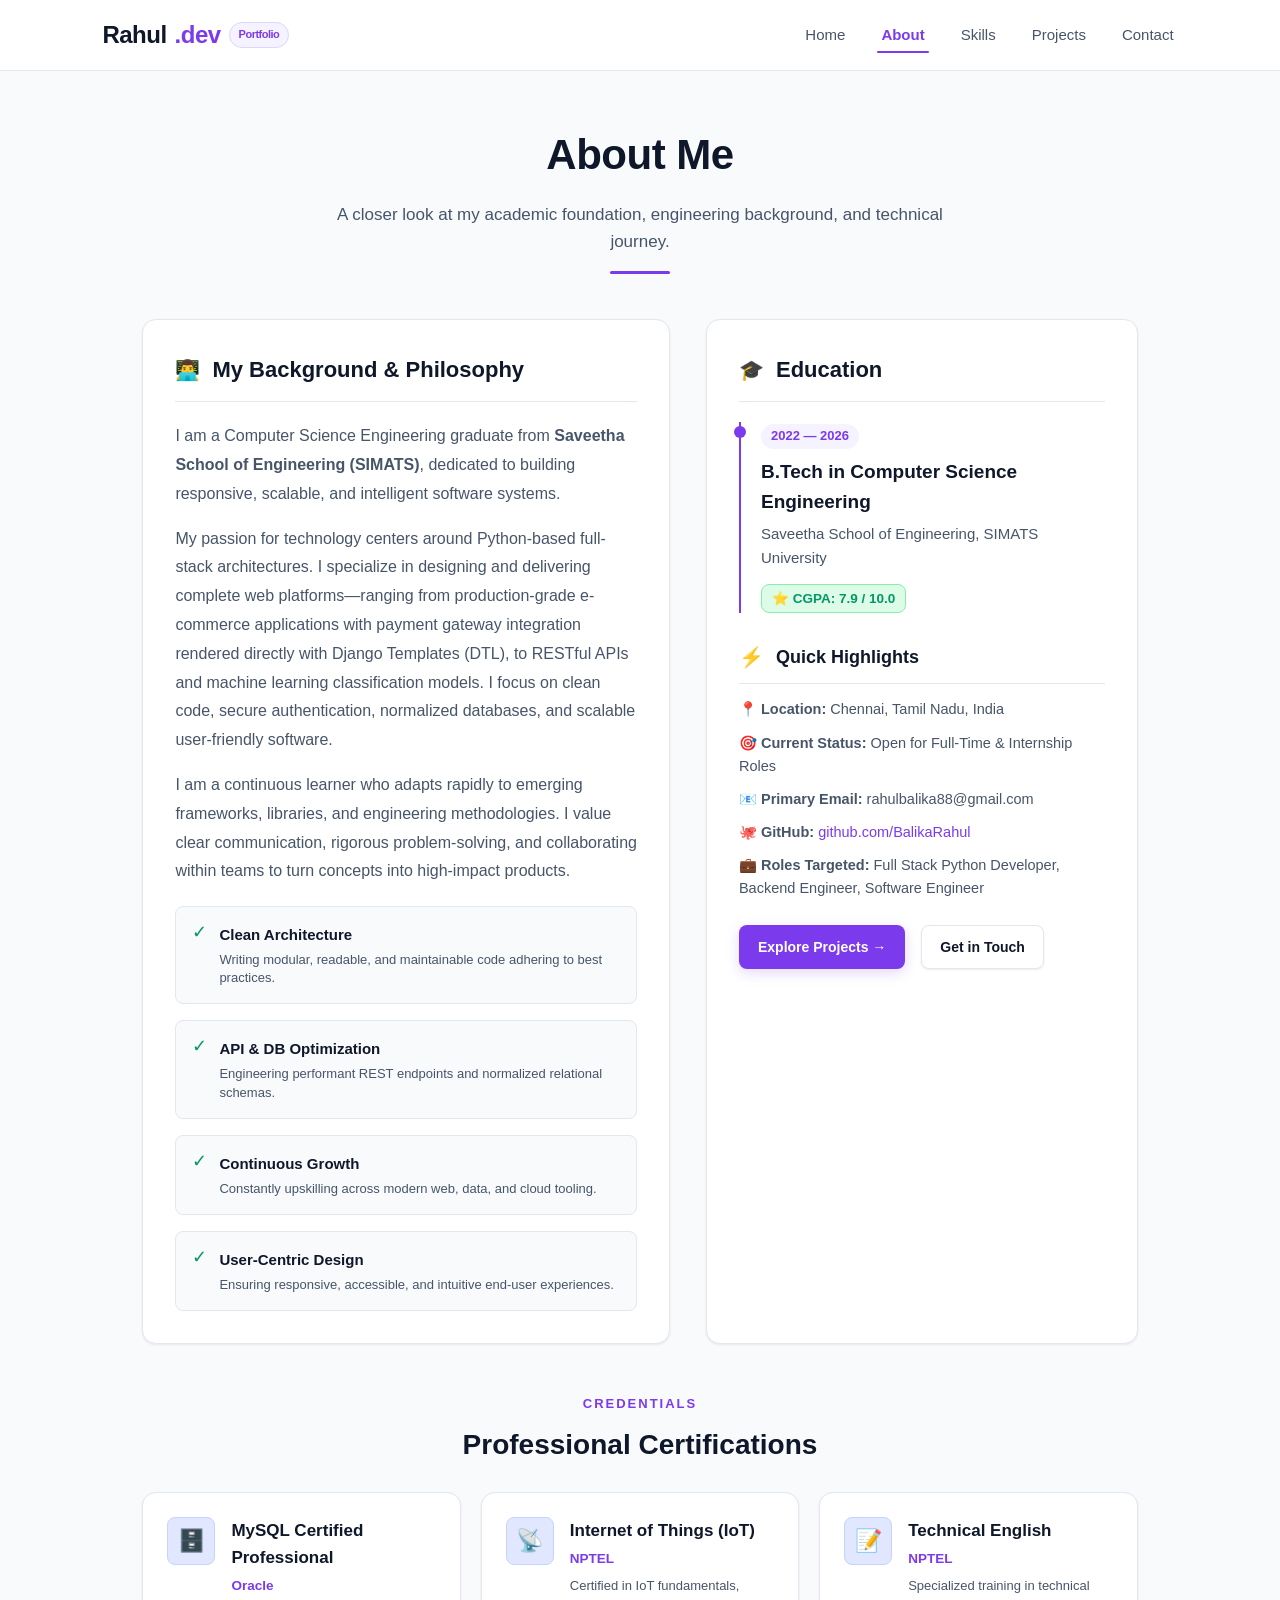
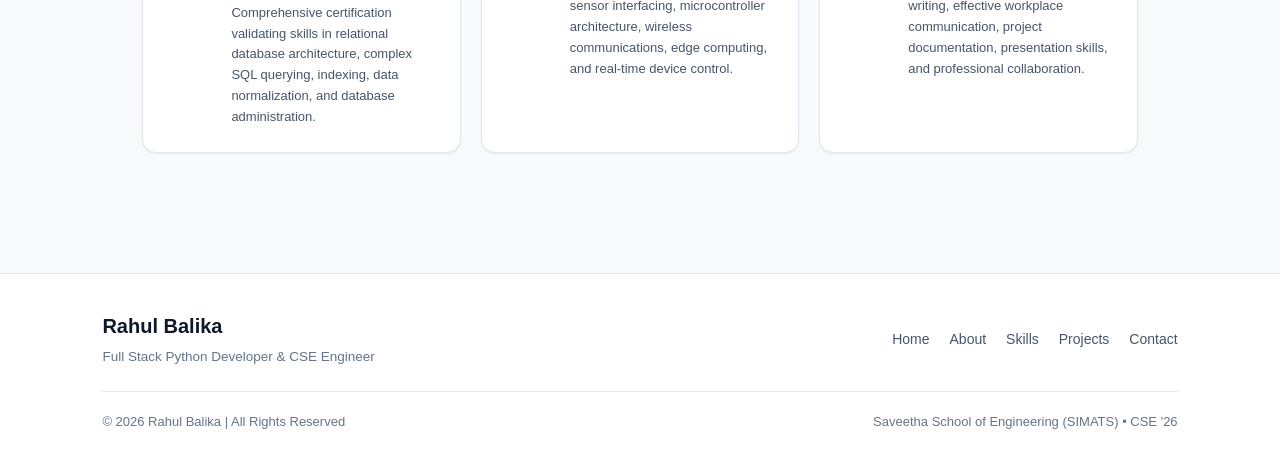
<file: templates/about.html>
<!doctype html>
<html lang="en">
  <head>
    <meta charset="UTF-8" />
    <meta name="viewport" content="width=device-width, initial-scale=1.0" />
    <title>About Me | Rahul Balika</title>
    <meta
      name="description"
      content="Learn more about Rahul Balika - education, background, certifications, and engineering philosophy."
    />
    <link rel="stylesheet" href="/static/style.css" />
  </head>
  <body>
    <!-- Header Navigation -->
    <header>
      <nav>
        <a href="home.html" class="logo">
          Rahul<span>.dev</span>
          <span class="logo-badge">Portfolio</span>
        </a>

        <ul>
          <li><a href="home.html">Home</a></li>
          <li><a href="about.html">About</a></li>
          <li><a href="skills.html" class="active">Skills</a></li>
          <li><a href="projects.html">Projects</a></li>
          <li><a href="contacts.html">Contact</a></li>
        </ul>
      </nav>
    </header>

    <!-- Main About Page -->
    <main class="inner-page">
      <div class="page-header">
        <h1>About Me</h1>
        <p>
          A closer look at my academic foundation, engineering background, and
          technical journey.
        </p>
        <div class="header-accent-line"></div>
      </div>

      <!-- About Main Grid -->
      <div class="about-grid">
        <!-- Left: Bio & Journey -->
        <div class="about-bio-card">
          <div class="card-title-wrap">
            <span class="card-icon">👨‍💻</span>
            <h2>My Background & Philosophy</h2>
          </div>

          <p>
            I am a Computer Science Engineering graduate from
            <strong>Saveetha School of Engineering (SIMATS)</strong>, dedicated
            to building responsive, scalable, and intelligent software systems.
          </p>

          <p>
            My passion for technology centers around Python-based full-stack
            architectures. I specialize in designing and delivering complete web
            platforms—ranging from production-grade e-commerce applications with
            payment gateway integration rendered directly with Django Templates
            (DTL), to RESTful APIs and machine learning classification models. I
            focus on clean code, secure authentication, normalized databases,
            and scalable user-friendly software.
          </p>

          <p>
            I am a continuous learner who adapts rapidly to emerging frameworks,
            libraries, and engineering methodologies. I value clear
            communication, rigorous problem-solving, and collaborating within
            teams to turn concepts into high-impact products.
          </p>

          <!-- Core Values -->
          <div class="values-grid">
            <div class="value-item">
              <span class="value-check">✓</span>
              <div>
                <h5>Clean Architecture</h5>
                <p>
                  Writing modular, readable, and maintainable code adhering to
                  best practices.
                </p>
              </div>
            </div>

            <div class="value-item">
              <span class="value-check">✓</span>
              <div>
                <h5>API & DB Optimization</h5>
                <p>
                  Engineering performant REST endpoints and normalized
                  relational schemas.
                </p>
              </div>
            </div>

            <div class="value-item">
              <span class="value-check">✓</span>
              <div>
                <h5>Continuous Growth</h5>
                <p>
                  Constantly upskilling across modern web, data, and cloud
                  tooling.
                </p>
              </div>
            </div>

            <div class="value-item">
              <span class="value-check">✓</span>
              <div>
                <h5>User-Centric Design</h5>
                <p>
                  Ensuring responsive, accessible, and intuitive end-user
                  experiences.
                </p>
              </div>
            </div>
          </div>
        </div>

        <!-- Right: Education & Quick Info -->
        <div class="about-education-card">
          <div class="card-title-wrap">
            <span class="card-icon">🎓</span>
            <h2>Education</h2>
          </div>

          <div class="education-item">
            <span class="edu-year">2022 — 2026</span>
            <h3>B.Tech in Computer Science Engineering</h3>
            <p class="institution">
              Saveetha School of Engineering, SIMATS University
            </p>
            <div class="cgpa-badge">⭐ CGPA: 7.9 / 10.0</div>
          </div>

          <div style="margin-top: 28px">
            <div
              class="card-title-wrap"
              style="padding-bottom: 10px; margin-bottom: 14px"
            >
              <span class="card-icon">⚡</span>
              <h2 style="font-size: 18px">Quick Highlights</h2>
            </div>

            <ul
              style="
                list-style: none;
                display: flex;
                flex-direction: column;
                gap: 10px;
                color: var(--text-muted);
                font-size: 14.5px;
              "
            >
              <li><strong>📍 Location:</strong> Chennai, Tamil Nadu, India</li>
              <li>
                <strong>🎯 Current Status:</strong> Open for Full-Time &
                Internship Roles
              </li>
              <li>
                <strong>📧 Primary Email:</strong> rahulbalika88@gmail.com
              </li>
              <li>
                <strong>🐙 GitHub:</strong>
                <a
                  href="https://github.com/BalikaRahul"
                  target="_blank"
                  rel="noopener noreferrer"
                  >github.com/BalikaRahul</a
                >
              </li>
              <li>
                <strong>💼 Roles Targeted:</strong> Full Stack Python Developer,
                Backend Engineer, Software Engineer
              </li>
            </ul>

            <div class="buttons" style="margin-top: 24px">
              <a
                href="Projects.html"
                class="btn btn-primary"
                style="padding: 10px 18px; font-size: 14px"
              >
                Explore Projects →
              </a>
              <a
                href="Contacts.html"
                class="btn btn-secondary"
                style="padding: 10px 18px; font-size: 14px"
              >
                Get in Touch
              </a>
            </div>
          </div>
        </div>
      </div>

      <!-- Professional Certifications Showcase -->
      <section class="certifications-section">
        <div class="section-header" style="margin-bottom: 24px">
          <div class="section-subtitle">Credentials</div>
          <h2 class="section-title" style="font-size: 28px">
            Professional Certifications
          </h2>
        </div>

        <div class="cert-grid">
          <!-- Cert 1 -->
          <div class="cert-card">
            <div class="cert-badge-icon">🗄️</div>
            <div class="cert-info">
              <h4>MySQL Certified Professional</h4>
              <div class="cert-issuer">Oracle</div>
              <p class="cert-desc">
                Comprehensive certification validating skills in relational
                database architecture, complex SQL querying, indexing, data
                normalization, and database administration.
              </p>
            </div>
          </div>

          <!-- Cert 2 -->
          <div class="cert-card">
            <div class="cert-badge-icon">📡</div>
            <div class="cert-info">
              <h4>Internet of Things (IoT)</h4>
              <div class="cert-issuer">NPTEL</div>
              <p class="cert-desc">
                Certified in IoT fundamentals, sensor interfacing,
                microcontroller architecture, wireless communications, edge
                computing, and real-time device control.
              </p>
            </div>
          </div>

          <!-- Cert 3 -->
          <div class="cert-card">
            <div class="cert-badge-icon">📝</div>
            <div class="cert-info">
              <h4>Technical English</h4>
              <div class="cert-issuer">NPTEL</div>
              <p class="cert-desc">
                Specialized training in technical writing, effective workplace
                communication, project documentation, presentation skills, and
                professional collaboration.
              </p>
            </div>
          </div>
        </div>
      </section>
    </main>

    <!-- Footer -->
    <footer>
      <div class="footer-content">
        <div class="footer-brand">
          <h3>Rahul Balika</h3>
          <p>Full Stack Python Developer & CSE Engineer</p>
        </div>

        <ul class="footer-nav">
          <li><a href="home.html">Home</a></li>
          <li><a href="about.html">About</a></li>
          <li><a href="skills.html">Skills</a></li>
          <li><a href="projects.html">Projects</a></li>
          <li><a href="contacts.html">Contact</a></li>
        </ul>
      </div>

      <div class="footer-bottom">
        <p>© 2026 Rahul Balika | All Rights Reserved</p>
        <p>Saveetha School of Engineering (SIMATS) • CSE '26</p>
      </div>
    </footer>

    <script src="/static/script.js"></script>
  </body>
</html>
</file>
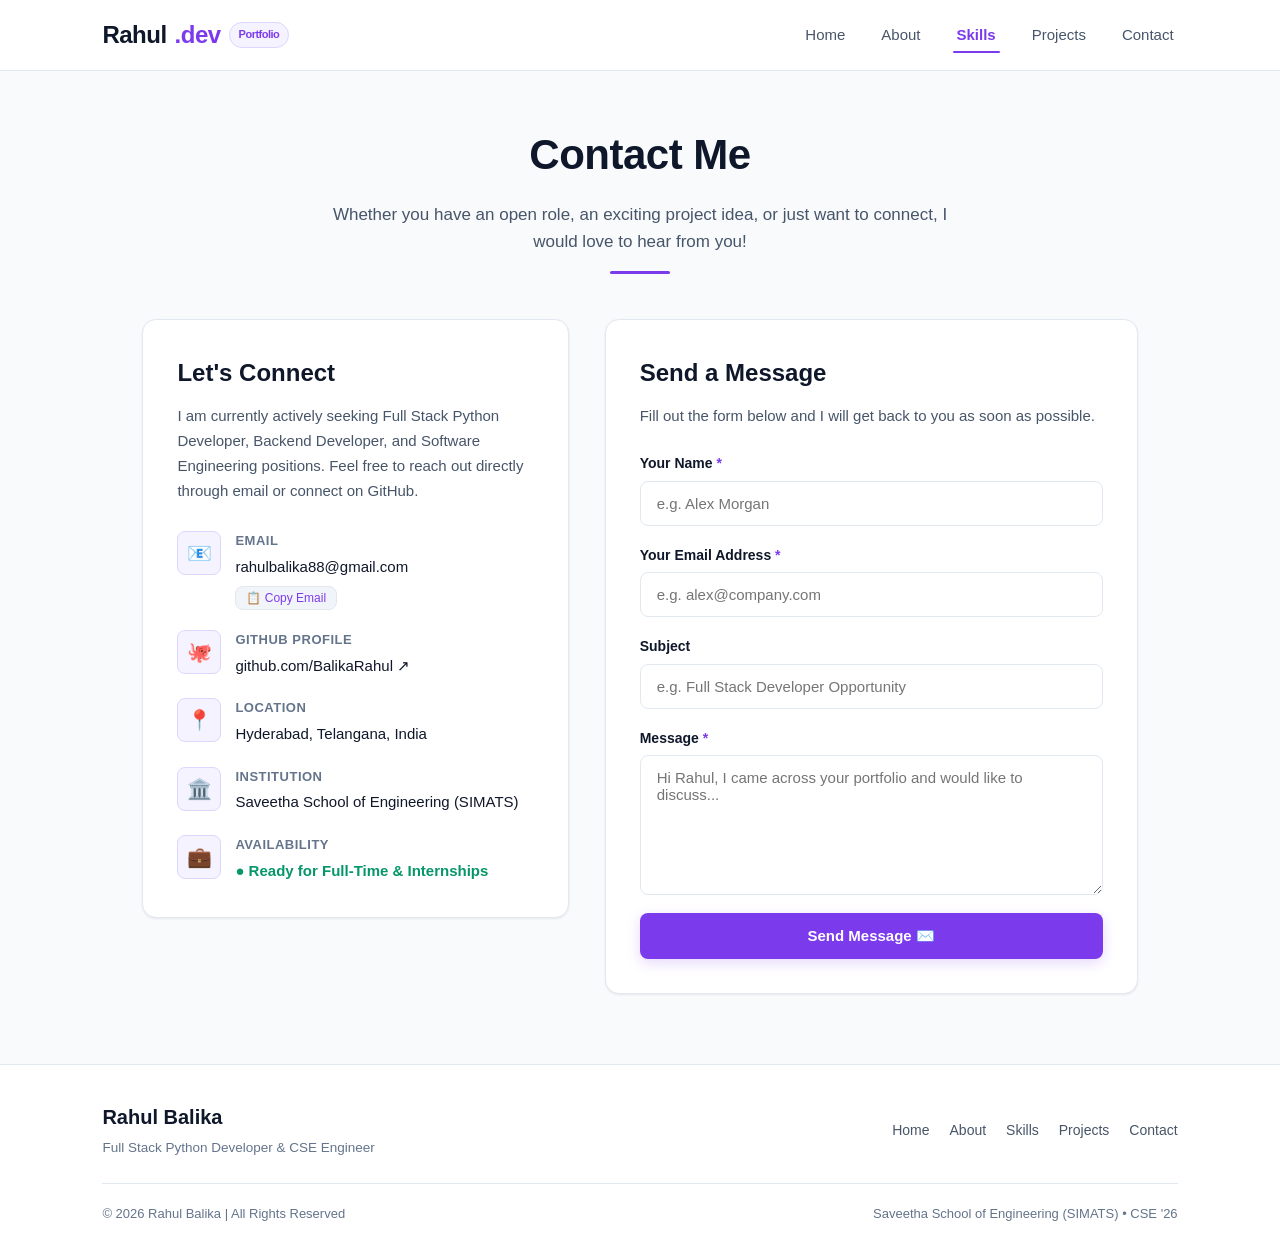
<file: templates/contacts.html>
<!doctype html>
<html lang="en">
  <head>
    <meta charset="UTF-8" />
    <meta name="viewport" content="width=device-width, initial-scale=1.0" />
    <title>Contact Me | Rahul Balika</title>
    <meta
      name="description"
      content="Get in touch with Rahul Balika for full-time opportunities, developer internships, or project collaborations."
    />
    <link rel="stylesheet" href="/static/style.css" />
  </head>

  <body>
    <!-- Header Navigation -->
    <header>
      <nav>
        <a href="home.html" class="logo">
          Rahul<span>.dev</span>
          <span class="logo-badge">Portfolio</span>
        </a>

        <ul>
          <li><a href="home.html">Home</a></li>
          <li><a href="about.html">About</a></li>
          <li><a href="skills.html" class="active">Skills</a></li>
          <li><a href="projects.html">Projects</a></li>
          <li><a href="contacts.html">Contact</a></li>
        </ul>
      </nav>
    </header>

    <!-- Main Contact Page -->
    <main class="inner-page">
      <div class="page-header">
        <h1>Contact Me</h1>
        <p>
          Whether you have an open role, an exciting project idea, or just want
          to connect, I would love to hear from you!
        </p>
        <div class="header-accent-line"></div>
      </div>

      <div class="contact-container">
        <!-- Left: Direct Contact Information -->
        <div class="contact-info-panel">
          <h2>Let's Connect</h2>
          <p>
            I am currently actively seeking Full Stack Python Developer, Backend
            Developer, and Software Engineering positions. Feel free to reach
            out directly through email or connect on GitHub.
          </p>

          <div class="contact-items">
            <!-- Email -->
            <div class="contact-item">
              <div class="contact-icon-box">📧</div>
              <div class="contact-details">
                <h4>Email</h4>
                <a href="mailto:rahulbalika88@gmail.com"
                  >rahulbalika88@gmail.com</a
                >
                <div>
                  <button
                    type="button"
                    class="copy-email-btn"
                    id="copyEmailBtn"
                    data-email="rahulbalika88@gmail.com"
                  >
                    📋 Copy Email
                  </button>
                </div>
              </div>
            </div>

            <!-- GitHub -->
            <div class="contact-item">
              <div class="contact-icon-box">🐙</div>
              <div class="contact-details">
                <h4>GitHub Profile</h4>
                <a
                  href="https://github.com/BalikaRahul"
                  target="_blank"
                  rel="noopener noreferrer"
                >
                  github.com/BalikaRahul ↗
                </a>
              </div>
            </div>

            <!-- Location -->
            <div class="contact-item">
              <div class="contact-icon-box">📍</div>
              <div class="contact-details">
                <h4>Location</h4>
                <span>Hyderabad, Telangana, India</span>
              </div>
            </div>

            <!-- Education Base -->
            <div class="contact-item">
              <div class="contact-icon-box">🏛️</div>
              <div class="contact-details">
                <h4>Institution</h4>
                <span>Saveetha School of Engineering (SIMATS)</span>
              </div>
            </div>

            <!-- Opportunity Status -->
            <div class="contact-item">
              <div class="contact-icon-box">💼</div>
              <div class="contact-details">
                <h4>Availability</h4>
                <span style="color: var(--accent-emerald); font-weight: 600">
                  ● Ready for Full-Time & Internships
                </span>
              </div>
            </div>
          </div>
        </div>

        <!-- Right: Interactive Contact Form -->
        <div class="contact-form-panel">
          <h2>Send a Message</h2>
          <p>
            Fill out the form below and I will get back to you as soon as
            possible.
          </p>

          <form
            action="/contacts.html"
            method="post"
            id="contactForm"
            novalidate
          >
            <div class="form-group">
              <label for="your_name">Your Name <span>*</span></label>
              <input
                type="text"
                id="your_name"
                name="your_name"
                placeholder="e.g. Alex Morgan"
                required
              />
            </div>

            <div class="form-group">
              <label for="email">Your Email Address <span>*</span></label>
              <input
                type="email"
                id="email"
                name="email"
                placeholder="e.g. alex@company.com"
                required
              />
            </div>

            <div class="form-group">
              <label for="subject">Subject</label>
              <input
                type="text"
                id="subject"
                name="subject"
                placeholder="e.g. Full Stack Developer Opportunity"
              />
            </div>

            <div class="form-group">
              <label for="message">Message <span>*</span></label>
              <textarea
                id="message"
                name="message"
                placeholder="Hi Rahul, I came across your portfolio and would like to discuss..."
                required
              ></textarea>
            </div>

            <button type="submit">Send Message ✉️</button>

            <!-- Dynamic Feedback Alert Container -->
            <div id="formStatus" class="form-status" role="alert"></div>
          </form>
        </div>
      </div>
    </main>

    <!-- Footer -->
    <footer>
      <div class="footer-content">
        <div class="footer-brand">
          <h3>Rahul Balika</h3>
          <p>Full Stack Python Developer & CSE Engineer</p>
        </div>

        <ul class="footer-nav">
          <li><a href="home.html">Home</a></li>
          <li><a href="about.html">About</a></li>
          <li><a href="skills.html">Skills</a></li>
          <li><a href="projects.html">Projects</a></li>
          <li><a href="contacts.html">Contact</a></li>
        </ul>
      </div>

      <div class="footer-bottom">
        <p>© 2026 Rahul Balika | All Rights Reserved</p>
        <p>Saveetha School of Engineering (SIMATS) • CSE '26</p>
      </div>
    </footer>

    <!-- <script src="/static/script.js"></script> -->
  </body>
</html>
</file>
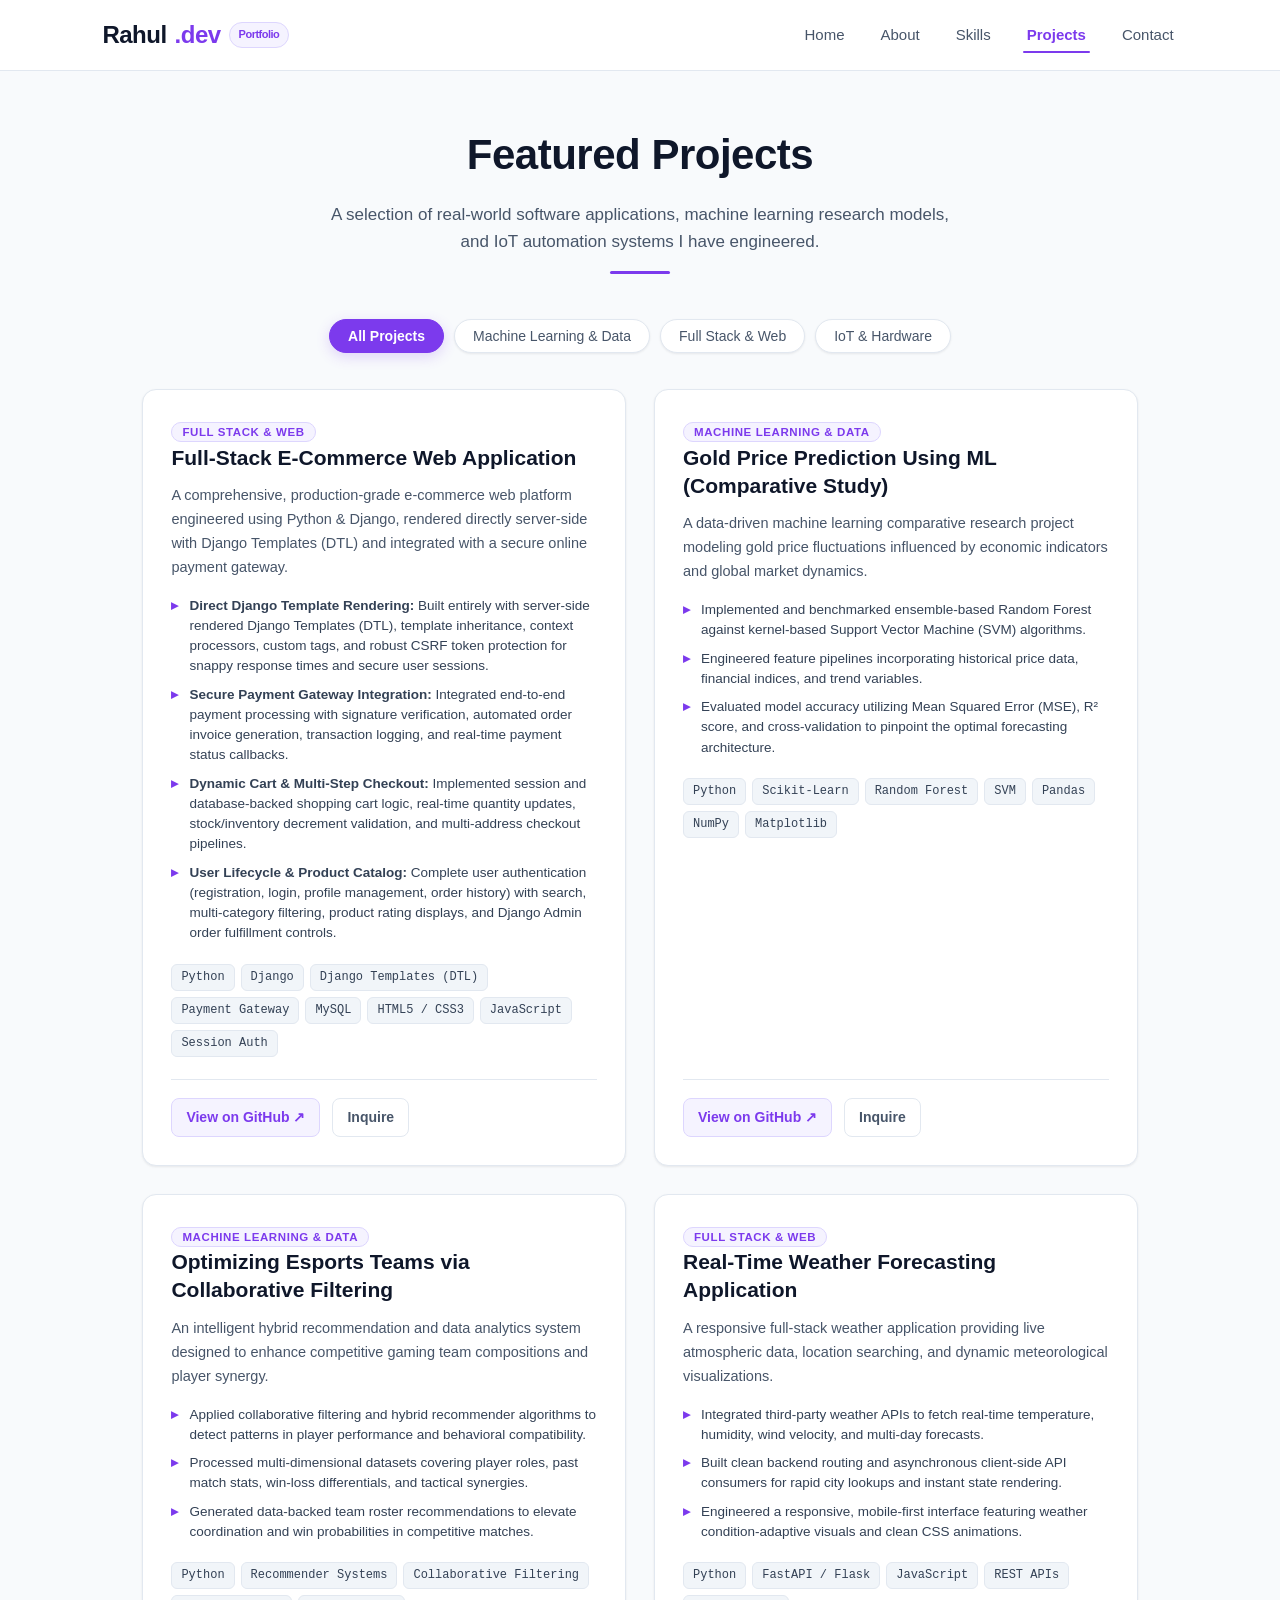
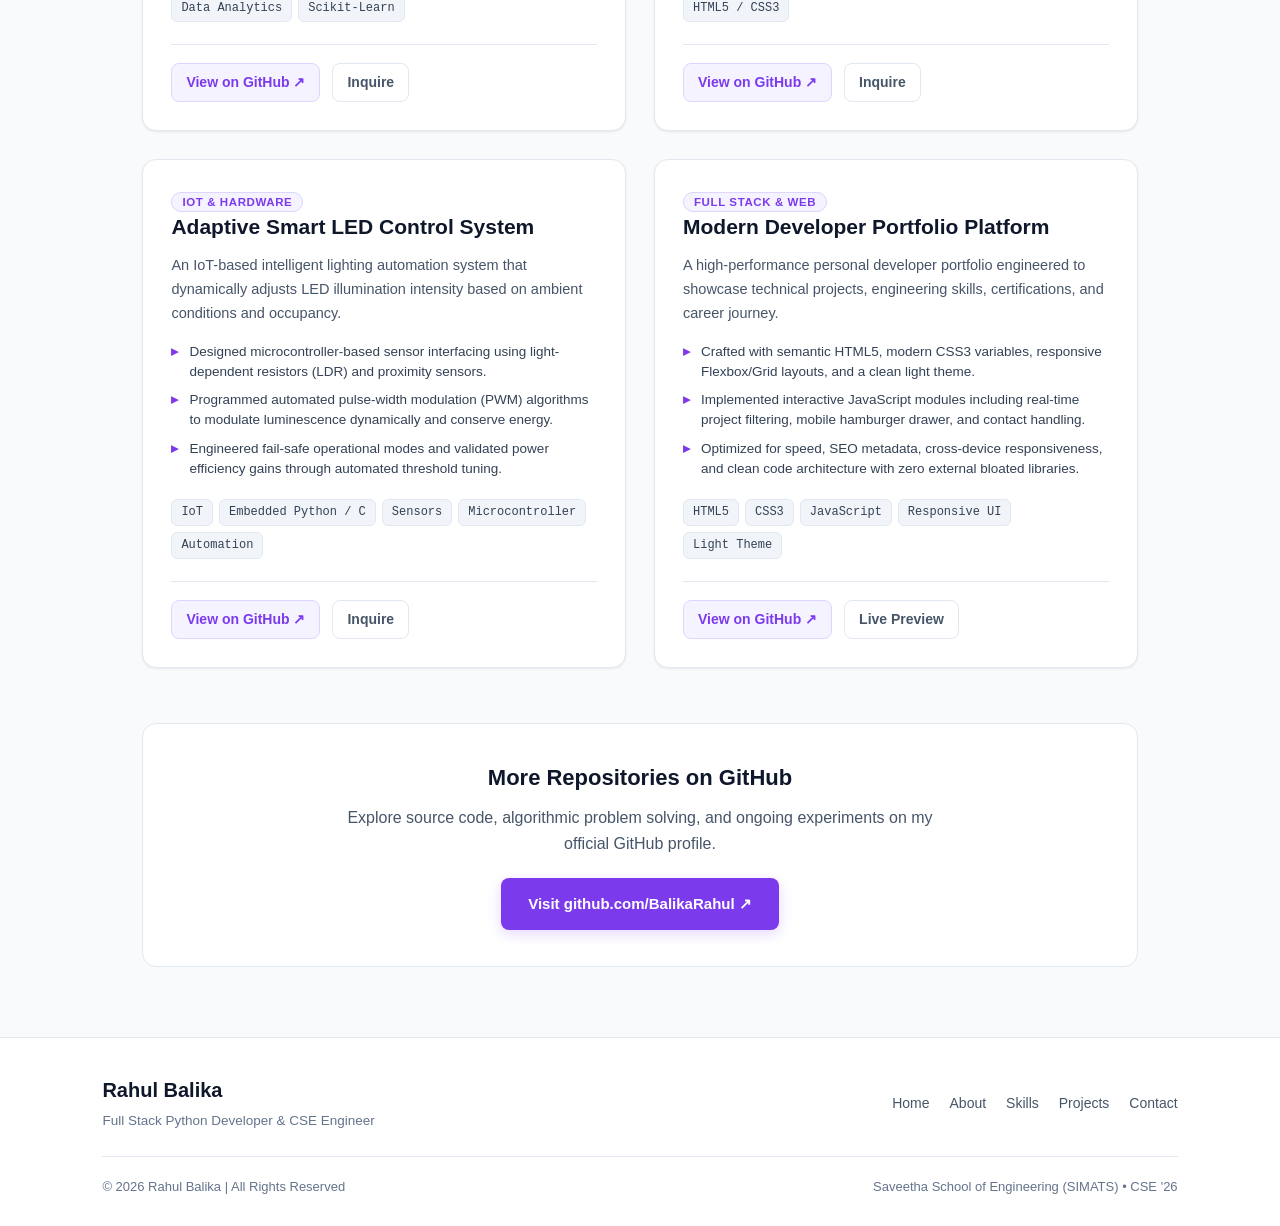
<file: templates/projects.html>
<!doctype html>
<html lang="en">
  <head>
    <meta charset="UTF-8" />
    <meta name="viewport" content="width=device-width, initial-scale=1.0" />
    <title>Projects Portfolio | Rahul Balika</title>
    <meta
      name="description"
      content="Explore software engineering, machine learning, IoT, and full-stack projects built by Rahul Balika."
    />
    <link rel="stylesheet" href="/static/style.css" />
  </head>
  <body>
    <!-- Header Navigation -->
    <header>
      <nav>
        <a href="home.html" class="logo">
          Rahul<span>.dev</span>
          <span class="logo-badge">Portfolio</span>
        </a>

        <ul>
          <li><a href="home.html">Home</a></li>
          <li><a href="about.html">About</a></li>
          <li><a href="skills.html" class="active">Skills</a></li>
          <li><a href="projects.html">Projects</a></li>
          <li><a href="contacts.html">Contact</a></li>
        </ul>
      </nav>
    </header>

    <!-- Main Projects Page -->
    <main class="inner-page">
      <div class="page-header">
        <h1>Featured Projects</h1>
        <p>
          A selection of real-world software applications, machine learning
          research models, and IoT automation systems I have engineered.
        </p>
        <div class="header-accent-line"></div>
      </div>

      <!-- Filter Tabs -->
      <div class="filter-tabs">
        <button class="filter-btn active" data-filter="all">
          All Projects
        </button>
        <button class="filter-btn" data-filter="ml">
          Machine Learning & Data
        </button>
        <button class="filter-btn" data-filter="web">Full Stack & Web</button>
        <button class="filter-btn" data-filter="iot">IoT & Hardware</button>
      </div>

      <!-- Projects Grid -->
      <div class="projects-grid">
        <!-- Project 1: Django Full-Stack E-Commerce Platform -->
        <article class="project-card" data-category="web">
          <div>
            <span class="project-category-tag">Full Stack & Web</span>
            <h3>Full-Stack E-Commerce Web Application</h3>
            <p class="project-summary">
              A comprehensive, production-grade e-commerce web platform
              engineered using Python & Django, rendered directly server-side
              with Django Templates (DTL) and integrated with a secure online
              payment gateway.
            </p>

            <ul class="project-bullets">
              <li>
                <strong>Direct Django Template Rendering:</strong> Built
                entirely with server-side rendered Django Templates (DTL),
                template inheritance, context processors, custom tags, and
                robust CSRF token protection for snappy response times and
                secure user sessions.
              </li>
              <li>
                <strong>Secure Payment Gateway Integration:</strong> Integrated
                end-to-end payment processing with signature verification,
                automated order invoice generation, transaction logging, and
                real-time payment status callbacks.
              </li>
              <li>
                <strong>Dynamic Cart & Multi-Step Checkout:</strong> Implemented
                session and database-backed shopping cart logic, real-time
                quantity updates, stock/inventory decrement validation, and
                multi-address checkout pipelines.
              </li>
              <li>
                <strong>User Lifecycle & Product Catalog:</strong> Complete user
                authentication (registration, login, profile management, order
                history) with search, multi-category filtering, product rating
                displays, and Django Admin order fulfillment controls.
              </li>
            </ul>

            <div class="project-tags">
              <span>Python</span>
              <span>Django</span>
              <span>Django Templates (DTL)</span>
              <span>Payment Gateway</span>
              <span>MySQL</span>
              <span>HTML5 / CSS3</span>
              <span>JavaScript</span>
              <span>Session Auth</span>
            </div>
          </div>

          <div class="project-links">
            <a
              href="https://github.com/BalikaRahul"
              target="_blank"
              rel="noopener noreferrer"
              class="link-primary"
            >
              View on GitHub ↗
            </a>
            <a href="Contacts.html" class="link-secondary"> Inquire </a>
          </div>
        </article>

        <!-- Project 2: Gold Price Prediction -->
        <article class="project-card" data-category="ml">
          <div>
            <span class="project-category-tag">Machine Learning & Data</span>
            <h3>Gold Price Prediction Using ML (Comparative Study)</h3>
            <p class="project-summary">
              A data-driven machine learning comparative research project
              modeling gold price fluctuations influenced by economic indicators
              and global market dynamics.
            </p>

            <ul class="project-bullets">
              <li>
                Implemented and benchmarked ensemble-based Random Forest against
                kernel-based Support Vector Machine (SVM) algorithms.
              </li>
              <li>
                Engineered feature pipelines incorporating historical price
                data, financial indices, and trend variables.
              </li>
              <li>
                Evaluated model accuracy utilizing Mean Squared Error (MSE), R²
                score, and cross-validation to pinpoint the optimal forecasting
                architecture.
              </li>
            </ul>

            <div class="project-tags">
              <span>Python</span>
              <span>Scikit-Learn</span>
              <span>Random Forest</span>
              <span>SVM</span>
              <span>Pandas</span>
              <span>NumPy</span>
              <span>Matplotlib</span>
            </div>
          </div>

          <div class="project-links">
            <a
              href="https://github.com/BalikaRahul"
              target="_blank"
              rel="noopener noreferrer"
              class="link-primary"
            >
              View on GitHub ↗
            </a>
            <a href="Contacts.html" class="link-secondary"> Inquire </a>
          </div>
        </article>

        <!-- Project 3: Esports Optimization -->
        <article class="project-card" data-category="ml">
          <div>
            <span class="project-category-tag">Machine Learning & Data</span>
            <h3>Optimizing Esports Teams via Collaborative Filtering</h3>
            <p class="project-summary">
              An intelligent hybrid recommendation and data analytics system
              designed to enhance competitive gaming team compositions and
              player synergy.
            </p>

            <ul class="project-bullets">
              <li>
                Applied collaborative filtering and hybrid recommender
                algorithms to detect patterns in player performance and
                behavioral compatibility.
              </li>
              <li>
                Processed multi-dimensional datasets covering player roles, past
                match stats, win-loss differentials, and tactical synergies.
              </li>
              <li>
                Generated data-backed team roster recommendations to elevate
                coordination and win probabilities in competitive matches.
              </li>
            </ul>

            <div class="project-tags">
              <span>Python</span>
              <span>Recommender Systems</span>
              <span>Collaborative Filtering</span>
              <span>Data Analytics</span>
              <span>Scikit-Learn</span>
            </div>
          </div>

          <div class="project-links">
            <a
              href="https://github.com/BalikaRahul"
              target="_blank"
              rel="noopener noreferrer"
              class="link-primary"
            >
              View on GitHub ↗
            </a>
            <a href="Contacts.html" class="link-secondary"> Inquire </a>
          </div>
        </article>

        <!-- Project 4: Weather Application -->
        <article class="project-card" data-category="web">
          <div>
            <span class="project-category-tag">Full Stack & Web</span>
            <h3>Real-Time Weather Forecasting Application</h3>
            <p class="project-summary">
              A responsive full-stack weather application providing live
              atmospheric data, location searching, and dynamic meteorological
              visualizations.
            </p>

            <ul class="project-bullets">
              <li>
                Integrated third-party weather APIs to fetch real-time
                temperature, humidity, wind velocity, and multi-day forecasts.
              </li>
              <li>
                Built clean backend routing and asynchronous client-side API
                consumers for rapid city lookups and instant state rendering.
              </li>
              <li>
                Engineered a responsive, mobile-first interface featuring
                weather condition-adaptive visuals and clean CSS animations.
              </li>
            </ul>

            <div class="project-tags">
              <span>Python</span>
              <span>FastAPI / Flask</span>
              <span>JavaScript</span>
              <span>REST APIs</span>
              <span>HTML5 / CSS3</span>
            </div>
          </div>

          <div class="project-links">
            <a
              href="https://github.com/BalikaRahul"
              target="_blank"
              rel="noopener noreferrer"
              class="link-primary"
            >
              View on GitHub ↗
            </a>
            <a href="Contacts.html" class="link-secondary"> Inquire </a>
          </div>
        </article>

        <!-- Project 5: Adaptive LED Control System -->
        <article class="project-card" data-category="iot">
          <div>
            <span class="project-category-tag">IoT & Hardware</span>
            <h3>Adaptive Smart LED Control System</h3>
            <p class="project-summary">
              An IoT-based intelligent lighting automation system that
              dynamically adjusts LED illumination intensity based on ambient
              conditions and occupancy.
            </p>

            <ul class="project-bullets">
              <li>
                Designed microcontroller-based sensor interfacing using
                light-dependent resistors (LDR) and proximity sensors.
              </li>
              <li>
                Programmed automated pulse-width modulation (PWM) algorithms to
                modulate luminescence dynamically and conserve energy.
              </li>
              <li>
                Engineered fail-safe operational modes and validated power
                efficiency gains through automated threshold tuning.
              </li>
            </ul>

            <div class="project-tags">
              <span>IoT</span>
              <span>Embedded Python / C</span>
              <span>Sensors</span>
              <span>Microcontroller</span>
              <span>Automation</span>
            </div>
          </div>

          <div class="project-links">
            <a
              href="https://github.com/BalikaRahul"
              target="_blank"
              rel="noopener noreferrer"
              class="link-primary"
            >
              View on GitHub ↗
            </a>
            <a href="Contacts.html" class="link-secondary"> Inquire </a>
          </div>
        </article>

        <!-- Project 6: Developer Portfolio Platform -->
        <article class="project-card" data-category="web">
          <div>
            <span class="project-category-tag">Full Stack & Web</span>
            <h3>Modern Developer Portfolio Platform</h3>
            <p class="project-summary">
              A high-performance personal developer portfolio engineered to
              showcase technical projects, engineering skills, certifications,
              and career journey.
            </p>

            <ul class="project-bullets">
              <li>
                Crafted with semantic HTML5, modern CSS3 variables, responsive
                Flexbox/Grid layouts, and a clean light theme.
              </li>
              <li>
                Implemented interactive JavaScript modules including real-time
                project filtering, mobile hamburger drawer, and contact
                handling.
              </li>
              <li>
                Optimized for speed, SEO metadata, cross-device responsiveness,
                and clean code architecture with zero external bloated
                libraries.
              </li>
            </ul>

            <div class="project-tags">
              <span>HTML5</span>
              <span>CSS3</span>
              <span>JavaScript</span>
              <span>Responsive UI</span>
              <span>Light Theme</span>
            </div>
          </div>

          <div class="project-links">
            <a
              href="https://github.com/BalikaRahul"
              target="_blank"
              rel="noopener noreferrer"
              class="link-primary"
            >
              View on GitHub ↗
            </a>
            <a href="Home.html" class="link-secondary"> Live Preview </a>
          </div>
        </article>
      </div>

      <!-- Bottom GitHub CTA -->
      <div
        style="
          margin-top: 55px;
          text-align: center;
          background: var(--bg-card);
          padding: 36px;
          border-radius: var(--radius-md);
          border: 1px solid var(--border-color);
        "
      >
        <h3 style="font-size: 22px; margin-bottom: 10px">
          More Repositories on GitHub
        </h3>
        <p
          style="
            color: var(--text-muted);
            margin-bottom: 22px;
            max-width: 600px;
            margin-left: auto;
            margin-right: auto;
          "
        >
          Explore source code, algorithmic problem solving, and ongoing
          experiments on my official GitHub profile.
        </p>
        <a
          href="https://github.com/BalikaRahul"
          target="_blank"
          rel="noopener noreferrer"
          class="btn btn-primary"
        >
          Visit github.com/BalikaRahul ↗
        </a>
      </div>
    </main>

    <!-- Footer -->
    <footer>
      <div class="footer-content">
        <div class="footer-brand">
          <h3>Rahul Balika</h3>
          <p>Full Stack Python Developer & CSE Engineer</p>
        </div>

        <ul class="footer-nav">
          <li><a href="home.html">Home</a></li>
          <li><a href="about.html">About</a></li>
          <li><a href="skills.html">Skills</a></li>
          <li><a href="projects.html">Projects</a></li>
          <li><a href="contacts.html">Contact</a></li>
        </ul>
      </div>

      <div class="footer-bottom">
        <p>© 2026 Rahul Balika | All Rights Reserved</p>
        <p>Saveetha School of Engineering (SIMATS) • CSE '26</p>
      </div>
    </footer>

    <script src="/static/script.js"></script>
  </body>
</html>
</file>
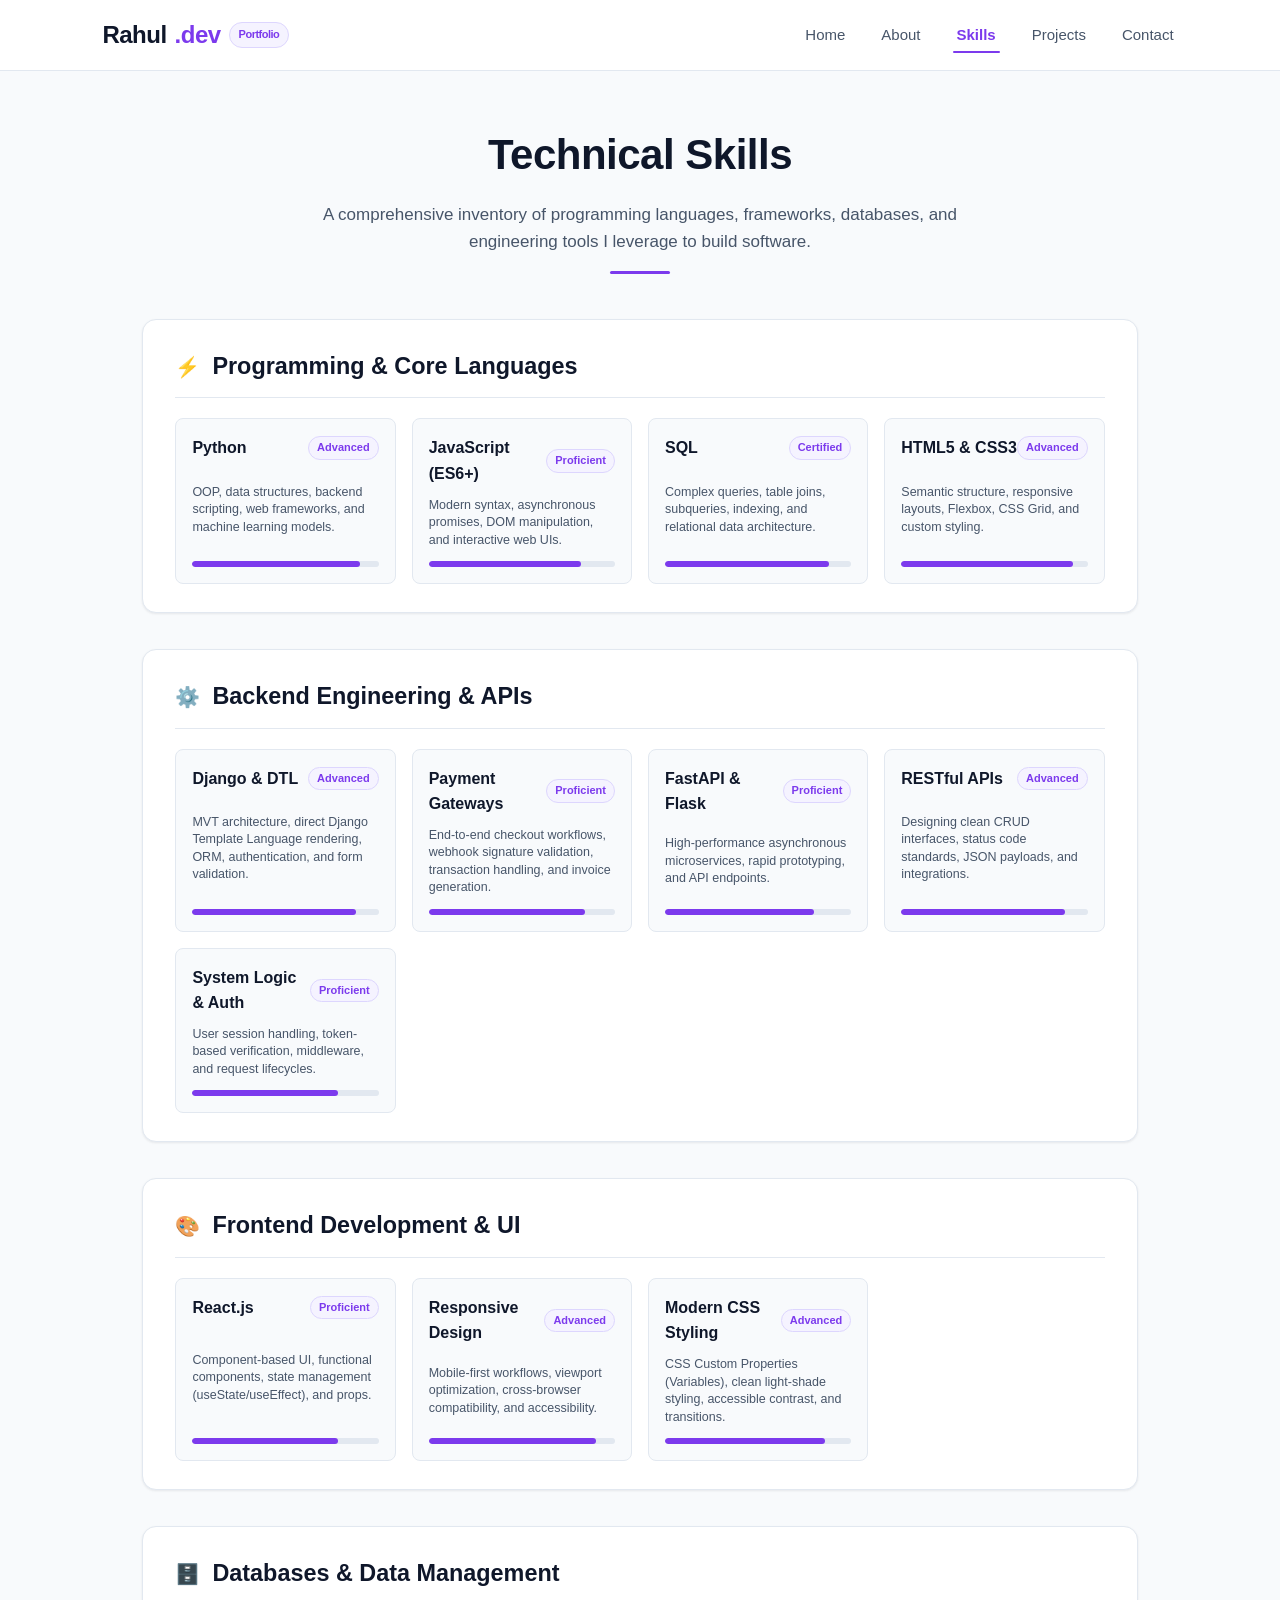
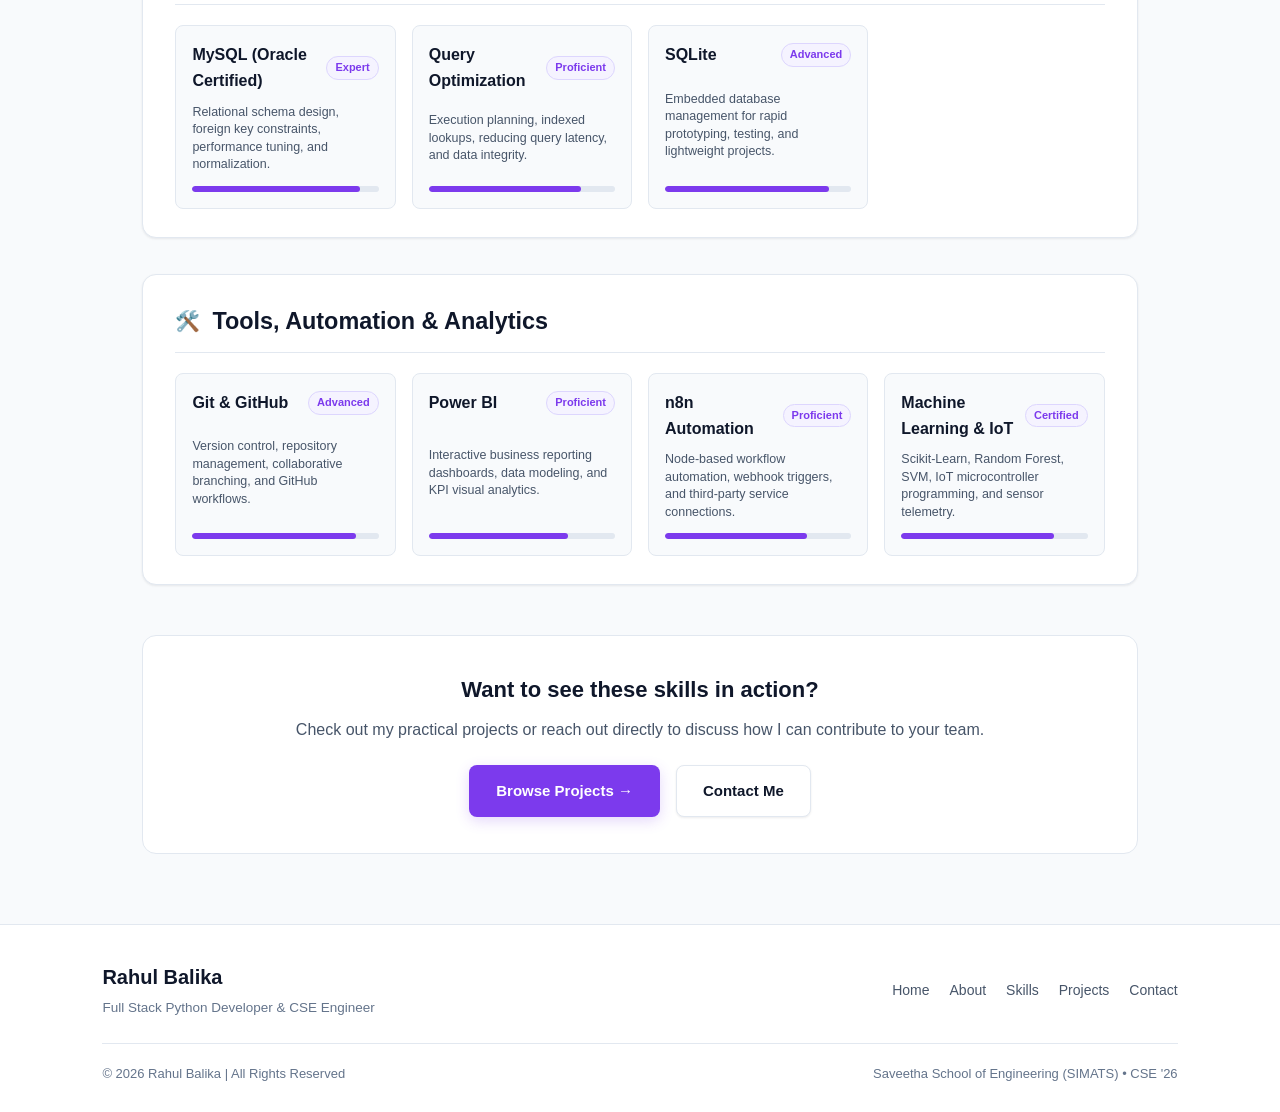
<file: templates/skills.html>
<!doctype html>
<html lang="en">
  <head>
    <meta charset="UTF-8" />
    <meta name="viewport" content="width=device-width, initial-scale=1.0" />
    <title>Technical Skills | Rahul Balika</title>
    <meta
      name="description"
      content="Technical skill competencies of Rahul Balika: Python, Django, React, MySQL, JavaScript, Machine Learning, and Development Tools."
    />
    <link rel="stylesheet" href="/static/style.css" />
  </head>
  <body>
    <!-- Navigation Header -->
    <header>
      <nav>
        <a href="home.html" class="logo">
          Rahul<span>.dev</span>
          <span class="logo-badge">Portfolio</span>
        </a>

        <ul>
          <li><a href="home.html">Home</a></li>
          <li><a href="about.html">About</a></li>
          <li><a href="skills.html" class="active">Skills</a></li>
          <li><a href="projects.html">Projects</a></li>
          <li><a href="contacts.html">Contact</a></li>
        </ul>
      </nav>
    </header>

    <!-- Main Content -->
    <main class="inner-page">
      <div class="page-header">
        <h1>Technical Skills</h1>
        <p>
          A comprehensive inventory of programming languages, frameworks,
          databases, and engineering tools I leverage to build software.
        </p>
        <div class="header-accent-line"></div>
      </div>

      <div class="skills-container">
        <!-- Category 1: Programming Languages -->
        <section class="skill-category-block">
          <div class="category-title">
            <span class="category-icon">⚡</span>
            <h3>Programming & Core Languages</h3>
          </div>

          <div class="skill-items-grid">
            <!-- Python -->
            <div class="skill-card">
              <div class="skill-card-top">
                <span class="skill-name">Python</span>
                <span class="skill-level-badge">Advanced</span>
              </div>
              <p class="skill-desc">
                OOP, data structures, backend scripting, web frameworks, and
                machine learning models.
              </p>
              <div class="skill-meter-bg">
                <div class="skill-meter-fill" style="width: 90%"></div>
              </div>
            </div>

            <!-- JavaScript -->
            <div class="skill-card">
              <div class="skill-card-top">
                <span class="skill-name">JavaScript (ES6+)</span>
                <span class="skill-level-badge">Proficient</span>
              </div>
              <p class="skill-desc">
                Modern syntax, asynchronous promises, DOM manipulation, and
                interactive web UIs.
              </p>
              <div class="skill-meter-bg">
                <div class="skill-meter-fill" style="width: 82%"></div>
              </div>
            </div>

            <!-- SQL -->
            <div class="skill-card">
              <div class="skill-card-top">
                <span class="skill-name">SQL</span>
                <span class="skill-level-badge">Certified</span>
              </div>
              <p class="skill-desc">
                Complex queries, table joins, subqueries, indexing, and
                relational data architecture.
              </p>
              <div class="skill-meter-bg">
                <div class="skill-meter-fill" style="width: 88%"></div>
              </div>
            </div>

            <!-- HTML5 & CSS3 -->
            <div class="skill-card">
              <div class="skill-card-top">
                <span class="skill-name">HTML5 & CSS3</span>
                <span class="skill-level-badge">Advanced</span>
              </div>
              <p class="skill-desc">
                Semantic structure, responsive layouts, Flexbox, CSS Grid, and
                custom styling.
              </p>
              <div class="skill-meter-bg">
                <div class="skill-meter-fill" style="width: 92%"></div>
              </div>
            </div>
          </div>
        </section>

        <!-- Category 2: Backend & APIs -->
        <section class="skill-category-block">
          <div class="category-title">
            <span class="category-icon">⚙️</span>
            <h3>Backend Engineering & APIs</h3>
          </div>

          <div class="skill-items-grid">
            <!-- Django & DTL -->
            <div class="skill-card">
              <div class="skill-card-top">
                <span class="skill-name">Django & DTL</span>
                <span class="skill-level-badge">Advanced</span>
              </div>
              <p class="skill-desc">
                MVT architecture, direct Django Template Language rendering,
                ORM, authentication, and form validation.
              </p>
              <div class="skill-meter-bg">
                <div class="skill-meter-fill" style="width: 88%"></div>
              </div>
            </div>

            <!-- Payment Gateways -->
            <div class="skill-card">
              <div class="skill-card-top">
                <span class="skill-name">Payment Gateways</span>
                <span class="skill-level-badge">Proficient</span>
              </div>
              <p class="skill-desc">
                End-to-end checkout workflows, webhook signature validation,
                transaction handling, and invoice generation.
              </p>
              <div class="skill-meter-bg">
                <div class="skill-meter-fill" style="width: 84%"></div>
              </div>
            </div>

            <!-- FastAPI & Flask -->
            <div class="skill-card">
              <div class="skill-card-top">
                <span class="skill-name">FastAPI & Flask</span>
                <span class="skill-level-badge">Proficient</span>
              </div>
              <p class="skill-desc">
                High-performance asynchronous microservices, rapid prototyping,
                and API endpoints.
              </p>
              <div class="skill-meter-bg">
                <div class="skill-meter-fill" style="width: 80%"></div>
              </div>
            </div>

            <!-- RESTful APIs -->
            <div class="skill-card">
              <div class="skill-card-top">
                <span class="skill-name">RESTful APIs</span>
                <span class="skill-level-badge">Advanced</span>
              </div>
              <p class="skill-desc">
                Designing clean CRUD interfaces, status code standards, JSON
                payloads, and integrations.
              </p>
              <div class="skill-meter-bg">
                <div class="skill-meter-fill" style="width: 88%"></div>
              </div>
            </div>

            <!-- Backend Architecture -->
            <div class="skill-card">
              <div class="skill-card-top">
                <span class="skill-name">System Logic & Auth</span>
                <span class="skill-level-badge">Proficient</span>
              </div>
              <p class="skill-desc">
                User session handling, token-based verification, middleware, and
                request lifecycles.
              </p>
              <div class="skill-meter-bg">
                <div class="skill-meter-fill" style="width: 78%"></div>
              </div>
            </div>
          </div>
        </section>

        <!-- Category 3: Frontend Development -->
        <section class="skill-category-block">
          <div class="category-title">
            <span class="category-icon">🎨</span>
            <h3>Frontend Development & UI</h3>
          </div>

          <div class="skill-items-grid">
            <!-- React -->
            <div class="skill-card">
              <div class="skill-card-top">
                <span class="skill-name">React.js</span>
                <span class="skill-level-badge">Proficient</span>
              </div>
              <p class="skill-desc">
                Component-based UI, functional components, state management
                (useState/useEffect), and props.
              </p>
              <div class="skill-meter-bg">
                <div class="skill-meter-fill" style="width: 78%"></div>
              </div>
            </div>

            <!-- Responsive Design -->
            <div class="skill-card">
              <div class="skill-card-top">
                <span class="skill-name">Responsive Design</span>
                <span class="skill-level-badge">Advanced</span>
              </div>
              <p class="skill-desc">
                Mobile-first workflows, viewport optimization, cross-browser
                compatibility, and accessibility.
              </p>
              <div class="skill-meter-bg">
                <div class="skill-meter-fill" style="width: 90%"></div>
              </div>
            </div>

            <!-- UI/UX Styling -->
            <div class="skill-card">
              <div class="skill-card-top">
                <span class="skill-name">Modern CSS Styling</span>
                <span class="skill-level-badge">Advanced</span>
              </div>
              <p class="skill-desc">
                CSS Custom Properties (Variables), clean light-shade styling,
                accessible contrast, and transitions.
              </p>
              <div class="skill-meter-bg">
                <div class="skill-meter-fill" style="width: 86%"></div>
              </div>
            </div>
          </div>
        </section>

        <!-- Category 4: Databases & Storage -->
        <section class="skill-category-block">
          <div class="category-title">
            <span class="category-icon">🗄️</span>
            <h3>Databases & Data Management</h3>
          </div>

          <div class="skill-items-grid">
            <!-- MySQL -->
            <div class="skill-card">
              <div class="skill-card-top">
                <span class="skill-name">MySQL (Oracle Certified)</span>
                <span class="skill-level-badge">Expert</span>
              </div>
              <p class="skill-desc">
                Relational schema design, foreign key constraints, performance
                tuning, and normalization.
              </p>
              <div class="skill-meter-bg">
                <div class="skill-meter-fill" style="width: 90%"></div>
              </div>
            </div>

            <!-- Query Optimization -->
            <div class="skill-card">
              <div class="skill-card-top">
                <span class="skill-name">Query Optimization</span>
                <span class="skill-level-badge">Proficient</span>
              </div>
              <p class="skill-desc">
                Execution planning, indexed lookups, reducing query latency, and
                data integrity.
              </p>
              <div class="skill-meter-bg">
                <div class="skill-meter-fill" style="width: 82%"></div>
              </div>
            </div>

            <!-- SQLite -->
            <div class="skill-card">
              <div class="skill-card-top">
                <span class="skill-name">SQLite</span>
                <span class="skill-level-badge">Advanced</span>
              </div>
              <p class="skill-desc">
                Embedded database management for rapid prototyping, testing, and
                lightweight projects.
              </p>
              <div class="skill-meter-bg">
                <div class="skill-meter-fill" style="width: 88%"></div>
              </div>
            </div>
          </div>
        </section>

        <!-- Category 5: Tools & Automation -->
        <section class="skill-category-block">
          <div class="category-title">
            <span class="category-icon">🛠️</span>
            <h3>Tools, Automation & Analytics</h3>
          </div>

          <div class="skill-items-grid">
            <!-- Git & GitHub -->
            <div class="skill-card">
              <div class="skill-card-top">
                <span class="skill-name">Git & GitHub</span>
                <span class="skill-level-badge">Advanced</span>
              </div>
              <p class="skill-desc">
                Version control, repository management, collaborative branching,
                and GitHub workflows.
              </p>
              <div class="skill-meter-bg">
                <div class="skill-meter-fill" style="width: 88%"></div>
              </div>
            </div>

            <!-- Power BI -->
            <div class="skill-card">
              <div class="skill-card-top">
                <span class="skill-name">Power BI</span>
                <span class="skill-level-badge">Proficient</span>
              </div>
              <p class="skill-desc">
                Interactive business reporting dashboards, data modeling, and
                KPI visual analytics.
              </p>
              <div class="skill-meter-bg">
                <div class="skill-meter-fill" style="width: 75%"></div>
              </div>
            </div>

            <!-- n8n -->
            <div class="skill-card">
              <div class="skill-card-top">
                <span class="skill-name">n8n Automation</span>
                <span class="skill-level-badge">Proficient</span>
              </div>
              <p class="skill-desc">
                Node-based workflow automation, webhook triggers, and
                third-party service connections.
              </p>
              <div class="skill-meter-bg">
                <div class="skill-meter-fill" style="width: 76%"></div>
              </div>
            </div>

            <!-- Machine Learning & IoT -->
            <div class="skill-card">
              <div class="skill-card-top">
                <span class="skill-name">Machine Learning & IoT</span>
                <span class="skill-level-badge">Certified</span>
              </div>
              <p class="skill-desc">
                Scikit-Learn, Random Forest, SVM, IoT microcontroller
                programming, and sensor telemetry.
              </p>
              <div class="skill-meter-bg">
                <div class="skill-meter-fill" style="width: 82%"></div>
              </div>
            </div>
          </div>
        </section>
      </div>

      <!-- Bottom CTA Banner -->
      <div
        style="
          margin-top: 50px;
          text-align: center;
          background: var(--bg-card);
          padding: 36px;
          border-radius: var(--radius-md);
          border: 1px solid var(--border-color);
        "
      >
        <h3 style="font-size: 22px; margin-bottom: 10px">
          Want to see these skills in action?
        </h3>
        <p style="color: var(--text-muted); margin-bottom: 22px">
          Check out my practical projects or reach out directly to discuss how I
          can contribute to your team.
        </p>
        <div class="buttons" style="justify-content: center; margin-top: 0">
          <a href="Projects.html" class="btn btn-primary">Browse Projects →</a>
          <a href="Contacts.html" class="btn btn-secondary">Contact Me</a>
        </div>
      </div>
    </main>

    <!-- Footer -->
    <footer>
      <div class="footer-content">
        <div class="footer-brand">
          <h3>Rahul Balika</h3>
          <p>Full Stack Python Developer & CSE Engineer</p>
        </div>

        <ul class="footer-nav">
          <li><a href="home.html">Home</a></li>
          <li><a href="about.html">About</a></li>
          <li><a href="skills.html">Skills</a></li>
          <li><a href="projects.html">Projects</a></li>
          <li><a href="contacts.html">Contact</a></li>
        </ul>
      </div>

      <div class="footer-bottom">
        <p>© 2026 Rahul Balika | All Rights Reserved</p>
        <p>Saveetha School of Engineering (SIMATS) • CSE '26</p>
      </div>
    </footer>

    <script src="/static/script.js"></script>
  </body>
</html>
</file>
<file: static/style.css>
/* ==========================================================================
   Rahul Balika - Developer Portfolio Stylesheet
   Modern, Clean Light Shade Design System (Zero Gradients)
   ========================================================================== */

/* Design System Variables - Light Shades Only */
:root {
  /* Surfaces & Backgrounds */
  --bg-primary: #f8fafc;
  --bg-secondary: #ffffff;
  --bg-card: #ffffff;
  --bg-card-hover: #f1f5f9;
  --bg-subtle: #f8fafc;
  --bg-badge: #f5f3ff;

  /* Borders */
  --border-color: #e2e8f0;
  --border-hover: #cbd5e1;
  --border-focus: #7c3aed;
  --border-badge: #ddd6fe;

  /* Typography */
  --text-main: #0f172a;
  --text-muted: #475569;
  --text-dim: #64748b;

  /* Solid Lavender Accent Colors (No Gradients) */
  --accent-primary: #7c3aed;
  --accent-primary-hover: #6d28d9;
  --accent-primary-soft: #f5f3ff;

  --accent-cyan: #0284c7;
  --accent-cyan-soft: #e0f2fe;

  --accent-emerald: #059669;
  --accent-emerald-soft: #dcfce7;
  --border-emerald: #86efac;

  --accent-amber: #d97706;
  --accent-amber-soft: #fef3c7;
  --border-amber: #fde68a;

  --accent-indigo: #4f46e5;
  --accent-indigo-soft: #e0e7ff;
  --border-indigo: #c7d2fe;

  --accent-rose: #dc2626;
  --accent-rose-soft: #fee2e2;
  --border-rose: #fca5a5;

  /* Fonts */
  --font-sans: 'Inter', -apple-system, BlinkMacSystemFont, "Segoe UI", Roboto, Helvetica, Arial, sans-serif;
  --font-mono: ui-monospace, SFMono-Regular, Menlo, Monaco, Consolas, monospace;

  /* Transitions & Shadows */
  --transition-fast: 0.2s ease;
  --transition-normal: 0.3s cubic-bezier(0.4, 0, 0.2, 1);

  --shadow-sm: 0 1px 3px rgba(15, 23, 42, 0.05), 0 1px 2px rgba(15, 23, 42, 0.03);
  --shadow-md: 0 4px 14px rgba(15, 23, 42, 0.06), 0 1px 4px rgba(15, 23, 42, 0.04);
  --shadow-lg: 0 10px 25px -4px rgba(15, 23, 42, 0.08), 0 4px 10px -2px rgba(15, 23, 42, 0.04);
  --shadow-accent: 0 4px 14px rgba(124, 58, 237, 0.2);

  --radius-sm: 8px;
  --radius-md: 14px;
  --radius-lg: 20px;
  --radius-full: 9999px;
}

/* Universal Reset */
*, *::before, *::after {
  margin: 0;
  padding: 0;
  box-sizing: border-box;
}

html {
  scroll-behavior: smooth;
}

body {
  font-family: var(--font-sans);
  background-color: var(--bg-primary);
  color: var(--text-main);
  line-height: 1.6;
  min-height: 100vh;
  display: flex;
  flex-direction: column;
  overflow-x: hidden;
  -webkit-font-smoothing: antialiased;
}

/* Custom Scrollbar */
::-webkit-scrollbar {
  width: 9px;
}
::-webkit-scrollbar-track {
  background: var(--bg-primary);
}
::-webkit-scrollbar-thumb {
  background: #cbd5e1;
  border-radius: var(--radius-full);
}
::-webkit-scrollbar-thumb:hover {
  background: #94a3b8;
}

/* Base Links */
a {
  color: var(--accent-primary);
  text-decoration: none;
  transition: color var(--transition-fast);
}

/* ==========================================================================
   Header & Navigation
   ========================================================================== */
header {
  position: sticky;
  top: 0;
  z-index: 100;
  background-color: var(--bg-secondary);
  border-bottom: 1px solid var(--border-color);
  padding: 16px 8%;
  transition: all var(--transition-normal);
}

header.scrolled {
  box-shadow: var(--shadow-sm);
  background-color: #ffffff;
}

nav {
  max-width: 1200px;
  margin: 0 auto;
  display: flex;
  justify-content: space-between;
  align-items: center;
  position: relative;
}

.logo {
  font-size: 24px;
  font-weight: 800;
  letter-spacing: -0.5px;
  color: var(--text-main);
  display: flex;
  align-items: center;
  gap: 8px;
}

.logo span {
  color: var(--accent-primary);
}

.logo-badge {
  font-size: 11px;
  background: var(--accent-primary-soft);
  color: var(--accent-primary);
  padding: 3px 9px;
  border-radius: var(--radius-full);
  border: 1px solid var(--border-badge);
  font-weight: 600;
}

nav ul {
  display: flex;
  list-style: none;
  gap: 28px;
  align-items: center;
}

nav ul li a {
  color: var(--text-muted);
  font-size: 15px;
  font-weight: 500;
  padding: 6px 4px;
  position: relative;
  transition: color var(--transition-fast);
}

nav ul li a:hover {
  color: var(--accent-primary);
}

nav ul li a.active {
  color: var(--accent-primary);
  font-weight: 600;
}

nav ul li a.active::after {
  content: '';
  position: absolute;
  bottom: -4px;
  left: 0;
  width: 100%;
  height: 2.5px;
  background: var(--accent-primary);
  border-radius: var(--radius-full);
}

/* Mobile Menu Toggle Button */
.mobile-menu-toggle {
  display: none;
  background: transparent;
  border: none;
  cursor: pointer;
  padding: 8px;
  flex-direction: column;
  gap: 5px;
  z-index: 110;
}

.mobile-menu-toggle .bar {
  display: block;
  width: 24px;
  height: 2.5px;
  background-color: var(--text-main);
  border-radius: 2px;
  transition: all var(--transition-normal);
}

.mobile-menu-toggle.active .bar:nth-child(1) {
  transform: translateY(7.5px) rotate(45deg);
  background-color: var(--accent-primary);
}

.mobile-menu-toggle.active .bar:nth-child(2) {
  opacity: 0;
}

.mobile-menu-toggle.active .bar:nth-child(3) {
  transform: translateY(-7.5px) rotate(-45deg);
  background-color: var(--accent-primary);
}

/* ==========================================================================
   Home Hero Section
   ========================================================================== */
.home {
  max-width: 1200px;
  margin: 0 auto;
  min-height: calc(88vh - 75px);
  display: flex;
  align-items: center;
  justify-content: space-between;
  padding: 60px 8%;
  gap: 50px;
}

.home-content {
  flex: 1.2;
}

.status-badge {
  display: inline-flex;
  align-items: center;
  gap: 8px;
  padding: 6px 14px;
  background: var(--accent-primary-soft);
  border: 1px solid var(--border-badge);
  border-radius: var(--radius-full);
  font-size: 13px;
  color: var(--accent-primary);
  font-weight: 600;
  margin-bottom: 20px;
}

.pulse-dot {
  width: 8px;
  height: 8px;
  background-color: var(--accent-emerald);
  border-radius: 50%;
  box-shadow: 0 0 0 0 rgba(5, 150, 105, 0.7);
  animation: pulse 2s infinite;
}

@keyframes pulse {
  0% {
    box-shadow: 0 0 0 0 rgba(5, 150, 105, 0.7);
  }
  70% {
    box-shadow: 0 0 0 7px rgba(5, 150, 105, 0);
  }
  100% {
    box-shadow: 0 0 0 0 rgba(5, 150, 105, 0);
  }
}

.home-content h3 {
  font-size: 22px;
  font-weight: 500;
  color: var(--text-muted);
  margin-bottom: 8px;
}

.home-content h1 {
  font-size: 54px;
  font-weight: 800;
  line-height: 1.15;
  margin-bottom: 12px;
  color: var(--text-main);
  letter-spacing: -1px;
}

.home-content h2 {
  font-size: 26px;
  font-weight: 600;
  color: var(--text-main);
  margin-bottom: 20px;
}

.home-content h2 .highlight {
  color: var(--accent-primary);
}

.home-content p {
  font-size: 16.5px;
  line-height: 1.75;
  color: var(--text-muted);
  margin-bottom: 14px;
  max-width: 580px;
}

.tech-stack-preview {
  display: flex;
  flex-wrap: wrap;
  align-items: center;
  gap: 8px;
  margin: 22px 0 28px 0;
}

.tech-stack-label {
  font-size: 13px;
  color: var(--text-dim);
  font-weight: 600;
  margin-right: 6px;
  text-transform: uppercase;
  letter-spacing: 0.5px;
}

.tech-tag {
  background: var(--bg-secondary);
  border: 1px solid var(--border-color);
  color: var(--text-muted);
  font-size: 13px;
  padding: 4px 12px;
  border-radius: var(--radius-full);
  font-family: var(--font-mono);
  font-weight: 500;
  transition: all var(--transition-fast);
}

.tech-tag:hover {
  background: var(--accent-primary-soft);
  border-color: var(--border-badge);
  color: var(--accent-primary);
  transform: translateY(-2px);
}

/* Buttons */
.buttons {
  display: flex;
  align-items: center;
  gap: 16px;
  margin-top: 30px;
  flex-wrap: wrap;
}

.btn {
  display: inline-flex;
  align-items: center;
  justify-content: center;
  gap: 10px;
  padding: 13px 26px;
  border-radius: var(--radius-sm);
  font-size: 15px;
  font-weight: 600;
  text-decoration: none;
  cursor: pointer;
  transition: all var(--transition-fast);
  border: 1px solid transparent;
}

.btn-primary {
  background: var(--accent-primary);
  color: #ffffff;
  box-shadow: var(--shadow-accent);
}

.btn-primary:hover {
  background: var(--accent-primary-hover);
  color: #ffffff;
  transform: translateY(-2px);
  box-shadow: var(--shadow-md);
}

.btn-secondary {
  background: var(--bg-secondary);
  color: var(--text-main);
  border: 1px solid var(--border-color);
  box-shadow: var(--shadow-sm);
}

.btn-secondary:hover {
  background: var(--bg-subtle);
  border-color: var(--border-hover);
  color: var(--accent-primary);
  transform: translateY(-2px);
}

.btn-outline {
  background: var(--accent-primary-soft);
  color: var(--accent-primary);
  border: 1px solid var(--border-badge);
}

.btn-outline:hover {
  background: #ede9fe;
  border-color: #c4b5fd;
  color: var(--accent-primary-hover);
  transform: translateY(-2px);
}

/* Social Icon Bar */
.social-links {
  display: flex;
  align-items: center;
  gap: 14px;
  margin-top: 32px;
}

.social-btn {
  display: inline-flex;
  align-items: center;
  justify-content: center;
  width: 42px;
  height: 42px;
  border-radius: var(--radius-full);
  background: var(--bg-secondary);
  border: 1px solid var(--border-color);
  color: var(--text-muted);
  box-shadow: var(--shadow-sm);
  transition: all var(--transition-fast);
}

.social-btn:hover {
  color: var(--accent-primary);
  border-color: var(--border-badge);
  background: var(--accent-primary-soft);
  transform: translateY(-3px);
}

.social-btn svg {
  width: 20px;
  height: 20px;
  fill: currentColor;
}

/* Avatar Frame */
.home-image {
  flex: 0.9;
  display: flex;
  justify-content: center;
  align-items: center;
  position: relative;
}

.image-glow-wrapper {
  position: relative;
  width: 320px;
  height: 320px;
  display: flex;
  align-items: center;
  justify-content: center;
  background: var(--accent-primary-soft);
  border-radius: 50%;
  border: 2px solid var(--border-badge);
  padding: 10px;
}

.image-glow-wrapper img,
.image-glow-wrapper svg {
  position: relative;
  width: 100%;
  height: 100%;
  object-fit: cover;
  border-radius: 50%;
  border: 4px solid #ffffff;
  background: #ffffff;
  box-shadow: var(--shadow-md);
  transition: transform var(--transition-normal);
}

.image-glow-wrapper:hover img,
.image-glow-wrapper:hover svg {
  transform: scale(1.02);
}

.floating-badge {
  position: absolute;
  bottom: 12px;
  right: 12px;
  z-index: 3;
  background: #ffffff;
  border: 1px solid var(--border-badge);
  padding: 6px 14px;
  border-radius: var(--radius-full);
  font-size: 13px;
  font-weight: 600;
  color: var(--accent-primary);
  box-shadow: var(--shadow-sm);
  display: flex;
  align-items: center;
  gap: 6px;
}

/* ==========================================================================
   Home Quick Stats
   ========================================================================== */
.home-stats-strip {
  max-width: 1200px;
  margin: 20px auto 60px auto;
  padding: 0 8%;
  width: 100%;
}

.stats-grid {
  display: grid;
  grid-template-columns: repeat(auto-fit, minmax(200px, 1fr));
  gap: 20px;
}

.stat-card {
  background: var(--bg-card);
  border: 1px solid var(--border-color);
  border-radius: var(--radius-md);
  padding: 24px;
  text-align: center;
  box-shadow: var(--shadow-sm);
  transition: all var(--transition-fast);
}

.stat-card:hover {
  border-color: var(--border-badge);
  background: #ffffff;
  transform: translateY(-4px);
  box-shadow: var(--shadow-md);
}

.stat-number {
  font-size: 36px;
  font-weight: 800;
  color: var(--accent-primary);
  line-height: 1.2;
}

.stat-label {
  font-size: 14px;
  color: var(--text-muted);
  margin-top: 6px;
  font-weight: 500;
}

/* What I Do Section */
.specialties-section {
  max-width: 1200px;
  margin: 0 auto 70px auto;
  padding: 0 8%;
  width: 100%;
}

.section-header {
  text-align: center;
  margin-bottom: 40px;
}

.section-subtitle {
  font-size: 13px;
  text-transform: uppercase;
  letter-spacing: 2px;
  color: var(--accent-primary);
  font-weight: 700;
  margin-bottom: 8px;
}

.section-title {
  font-size: 34px;
  font-weight: 700;
  color: var(--text-main);
}

.specialties-grid {
  display: grid;
  grid-template-columns: repeat(auto-fit, minmax(280px, 1fr));
  gap: 24px;
}

.specialty-card {
  background: var(--bg-card);
  border: 1px solid var(--border-color);
  border-radius: var(--radius-md);
  padding: 30px;
  box-shadow: var(--shadow-sm);
  transition: all var(--transition-normal);
  display: flex;
  flex-direction: column;
}

.specialty-card:hover {
  border-color: var(--border-badge);
  transform: translateY(-5px);
  box-shadow: var(--shadow-md);
}

.specialty-icon {
  width: 52px;
  height: 52px;
  background: var(--accent-primary-soft);
  border: 1px solid var(--border-badge);
  border-radius: var(--radius-sm);
  display: flex;
  align-items: center;
  justify-content: center;
  margin-bottom: 20px;
  color: var(--accent-primary);
  font-size: 24px;
}

.specialty-card h3 {
  font-size: 20px;
  font-weight: 600;
  color: var(--text-main);
  margin-bottom: 12px;
}

.specialty-card p {
  font-size: 15px;
  color: var(--text-muted);
  line-height: 1.6;
}

/* ==========================================================================
   Inner Pages (General Layout)
   ========================================================================== */
.inner-page {
  max-width: 1200px;
  margin: 0 auto;
  width: 100%;
  min-height: calc(85vh - 75px);
  padding: 50px 8% 70px 8%;
  flex: 1;
}

.page-header {
  text-align: center;
  margin-bottom: 45px;
}

.page-header h1 {
  font-size: 42px;
  font-weight: 800;
  letter-spacing: -0.5px;
  color: var(--text-main);
  margin-bottom: 12px;
}

.page-header p {
  color: var(--text-muted);
  font-size: 17px;
  max-width: 650px;
  margin: 0 auto;
}

.header-accent-line {
  width: 60px;
  height: 3px;
  background: var(--accent-primary);
  margin: 16px auto 0 auto;
  border-radius: var(--radius-full);
}

/* ==========================================================================
   About Page Layout
   ========================================================================== */
.about-grid {
  display: grid;
  grid-template-columns: 1.1fr 0.9fr;
  gap: 36px;
  margin-bottom: 50px;
}

.about-bio-card,
.about-education-card,
.certifications-container,
.highlights-card {
  background: var(--bg-card);
  border: 1px solid var(--border-color);
  border-radius: var(--radius-md);
  padding: 32px;
  box-shadow: var(--shadow-sm);
  transition: border-color var(--transition-fast);
}

.about-bio-card:hover,
.about-education-card:hover,
.highlights-card:hover {
  border-color: var(--border-badge);
}

.card-title-wrap {
  display: flex;
  align-items: center;
  gap: 12px;
  margin-bottom: 20px;
  border-bottom: 1px solid var(--border-color);
  padding-bottom: 14px;
}

.card-title-wrap h2 {
  font-size: 22px;
  font-weight: 700;
  color: var(--text-main);
}

.card-icon {
  font-size: 20px;
  color: var(--accent-primary);
}

.about-bio-card p {
  color: var(--text-muted);
  font-size: 16px;
  line-height: 1.8;
  margin-bottom: 16px;
}

.about-bio-card p:last-child {
  margin-bottom: 0;
}

/* Education Timeline Card */
.education-item {
  position: relative;
  padding-left: 20px;
  border-left: 2px solid var(--accent-primary);
  margin-top: 10px;
}

.education-item::before {
  content: '';
  position: absolute;
  left: -7px;
  top: 4px;
  width: 12px;
  height: 12px;
  background: var(--accent-primary);
  border-radius: 50%;
}

.edu-year {
  display: inline-block;
  background: var(--accent-primary-soft);
  color: var(--accent-primary);
  font-size: 13px;
  font-weight: 600;
  padding: 2px 10px;
  border-radius: var(--radius-full);
  margin-bottom: 8px;
}

.education-item h3 {
  font-size: 19px;
  font-weight: 700;
  color: var(--text-main);
  margin-bottom: 4px;
}

.education-item .institution {
  font-size: 15px;
  color: var(--text-muted);
  font-weight: 500;
  margin-bottom: 6px;
}

.education-item .cgpa-badge {
  display: inline-flex;
  align-items: center;
  gap: 6px;
  background: var(--accent-emerald-soft);
  border: 1px solid var(--border-emerald);
  color: var(--accent-emerald);
  font-size: 13.5px;
  font-weight: 600;
  padding: 3px 10px;
  border-radius: var(--radius-sm);
  margin-top: 8px;
}

/* Certifications */
.certifications-section {
  margin-bottom: 50px;
}

.cert-grid {
  display: grid;
  grid-template-columns: repeat(auto-fit, minmax(280px, 1fr));
  gap: 20px;
  margin-top: 24px;
}

.cert-card {
  background: var(--bg-card);
  border: 1px solid var(--border-color);
  border-radius: var(--radius-md);
  padding: 24px;
  display: flex;
  align-items: flex-start;
  gap: 16px;
  box-shadow: var(--shadow-sm);
  transition: all var(--transition-fast);
}

.cert-card:hover {
  border-color: var(--border-badge);
  transform: translateY(-3px);
  box-shadow: var(--shadow-md);
}

.cert-badge-icon {
  width: 48px;
  height: 48px;
  border-radius: var(--radius-sm);
  background: var(--accent-indigo-soft);
  border: 1px solid var(--border-indigo);
  color: var(--accent-indigo);
  display: flex;
  align-items: center;
  justify-content: center;
  font-size: 22px;
  flex-shrink: 0;
}

.cert-info h4 {
  font-size: 17px;
  font-weight: 700;
  color: var(--text-main);
  margin-bottom: 4px;
}

.cert-issuer {
  font-size: 13.5px;
  color: var(--accent-primary);
  font-weight: 600;
  margin-bottom: 6px;
}

.cert-desc {
  font-size: 13px;
  color: var(--text-muted);
}

/* Values Grid */
.values-grid {
  display: grid;
  grid-template-columns: repeat(auto-fit, minmax(240px, 1fr));
  gap: 16px;
  margin-top: 20px;
}

.value-item {
  display: flex;
  align-items: flex-start;
  gap: 12px;
  background: var(--bg-subtle);
  padding: 16px;
  border-radius: var(--radius-sm);
  border: 1px solid var(--border-color);
}

.value-check {
  color: var(--accent-emerald);
  font-size: 18px;
  line-height: 1;
}

.value-item h5 {
  font-size: 15px;
  font-weight: 600;
  color: var(--text-main);
  margin-bottom: 4px;
}

.value-item p {
  font-size: 13px;
  color: var(--text-muted);
  line-height: 1.4;
}

/* ==========================================================================
   Skills Page Layout
   ========================================================================== */
.skills-container {
  display: flex;
  flex-direction: column;
  gap: 36px;
}

.skill-category-block {
  background: var(--bg-card);
  border: 1px solid var(--border-color);
  border-radius: var(--radius-md);
  padding: 28px 32px;
  box-shadow: var(--shadow-sm);
  transition: border-color var(--transition-fast);
}

.skill-category-block:hover {
  border-color: var(--border-badge);
}

.category-title {
  display: flex;
  align-items: center;
  gap: 12px;
  font-size: 20px;
  font-weight: 700;
  color: var(--text-main);
  margin-bottom: 20px;
  border-bottom: 1px solid var(--border-color);
  padding-bottom: 12px;
}

.category-icon {
  font-size: 20px;
  color: var(--accent-primary);
}

.skill-items-grid {
  display: grid;
  grid-template-columns: repeat(auto-fill, minmax(210px, 1fr));
  gap: 16px;
}

.skill-card {
  background: var(--bg-subtle);
  border: 1px solid var(--border-color);
  border-radius: var(--radius-sm);
  padding: 16px;
  display: flex;
  flex-direction: column;
  justify-content: space-between;
  transition: all var(--transition-fast);
}

.skill-card:hover {
  background: #ffffff;
  border-color: var(--accent-primary);
  transform: translateY(-3px);
  box-shadow: var(--shadow-sm);
}

.skill-card-top {
  display: flex;
  justify-content: space-between;
  align-items: center;
  margin-bottom: 10px;
}

.skill-name {
  font-size: 16px;
  font-weight: 600;
  color: var(--text-main);
}

.skill-level-badge {
  font-size: 11px;
  padding: 2px 8px;
  border-radius: var(--radius-full);
  font-weight: 600;
  background: var(--accent-primary-soft);
  color: var(--accent-primary);
  border: 1px solid var(--border-badge);
}

.skill-desc {
  font-size: 12.5px;
  color: var(--text-muted);
  line-height: 1.4;
  margin-bottom: 12px;
}

.skill-meter-bg {
  width: 100%;
  height: 6px;
  background: #e2e8f0;
  border-radius: var(--radius-full);
  overflow: hidden;
}

.skill-meter-fill {
  height: 100%;
  background: var(--accent-primary);
  border-radius: var(--radius-full);
}

/* ==========================================================================
   Projects Page Layout
   ========================================================================== */
.filter-tabs {
  display: flex;
  justify-content: center;
  align-items: center;
  gap: 10px;
  margin-bottom: 36px;
  flex-wrap: wrap;
}

.filter-btn {
  background: var(--bg-card);
  border: 1px solid var(--border-color);
  color: var(--text-muted);
  padding: 8px 18px;
  border-radius: var(--radius-full);
  font-size: 14px;
  font-weight: 500;
  cursor: pointer;
  box-shadow: var(--shadow-sm);
  transition: all var(--transition-fast);
}

.filter-btn:hover {
  color: var(--accent-primary);
  border-color: var(--border-badge);
}

.filter-btn.active {
  background: var(--accent-primary);
  color: #ffffff;
  border-color: var(--accent-primary);
  font-weight: 600;
  box-shadow: var(--shadow-accent);
}

.projects-grid {
  display: grid;
  grid-template-columns: repeat(auto-fit, minmax(340px, 1fr));
  gap: 28px;
}

.project-card {
  background: var(--bg-card);
  border: 1px solid var(--border-color);
  border-radius: var(--radius-md);
  padding: 28px;
  display: flex;
  flex-direction: column;
  justify-content: space-between;
  box-shadow: var(--shadow-sm);
  transition: all var(--transition-normal);
  position: relative;
  overflow: hidden;
}

.project-card::before {
  content: '';
  position: absolute;
  top: 0;
  left: 0;
  width: 100%;
  height: 3.5px;
  background: var(--accent-primary);
  opacity: 0;
  transition: opacity var(--transition-fast);
}

.project-card:hover {
  border-color: var(--border-badge);
  transform: translateY(-6px);
  box-shadow: var(--shadow-md);
}

.project-card:hover::before {
  opacity: 1;
}

.project-category-tag {
  align-self: flex-start;
  font-size: 11.5px;
  font-weight: 700;
  text-transform: uppercase;
  letter-spacing: 0.6px;
  color: var(--accent-primary);
  background: var(--accent-primary-soft);
  border: 1px solid var(--border-badge);
  padding: 3px 10px;
  border-radius: var(--radius-full);
  margin-bottom: 14px;
}

.project-card h3 {
  font-size: 21px;
  font-weight: 700;
  color: var(--text-main);
  line-height: 1.35;
  margin-bottom: 12px;
}

.project-summary {
  font-size: 14.5px;
  color: var(--text-muted);
  line-height: 1.65;
  margin-bottom: 16px;
}

.project-bullets {
  list-style: none;
  margin-bottom: 20px;
  display: flex;
  flex-direction: column;
  gap: 8px;
}

.project-bullets li {
  font-size: 13.5px;
  color: #334155;
  position: relative;
  padding-left: 18px;
  line-height: 1.5;
}

.project-bullets li::before {
  content: '▸';
  position: absolute;
  left: 0;
  color: var(--accent-primary);
  font-weight: bold;
}

.project-tags {
  display: flex;
  flex-wrap: wrap;
  gap: 6px;
  margin-bottom: 22px;
}

.project-tags span {
  font-family: var(--font-mono);
  font-size: 12px;
  background: #f1f5f9;
  border: 1px solid var(--border-color);
  color: #334155;
  padding: 3px 9px;
  border-radius: 6px;
}

.project-links {
  display: flex;
  align-items: center;
  gap: 12px;
  margin-top: auto;
  border-top: 1px solid var(--border-color);
  padding-top: 18px;
}

.project-links a {
  display: inline-flex;
  align-items: center;
  gap: 6px;
  font-size: 14px;
  font-weight: 600;
  padding: 7px 14px;
  border-radius: var(--radius-sm);
  transition: all var(--transition-fast);
}

.project-links .link-primary {
  background: var(--accent-primary-soft);
  color: var(--accent-primary);
  border: 1px solid var(--border-badge);
}

.project-links .link-primary:hover {
  background: var(--accent-primary);
  color: #ffffff;
}

.project-links .link-secondary {
  color: var(--text-muted);
  border: 1px solid var(--border-color);
}

.project-links .link-secondary:hover {
  color: var(--text-main);
  border-color: var(--border-hover);
  background: var(--bg-subtle);
}

/* ==========================================================================
   Contacts Page Layout
   ========================================================================== */
.contact-container {
  display: grid;
  grid-template-columns: 1fr 1.25fr;
  gap: 36px;
  align-items: flex-start;
}

.contact-info-panel {
  background: var(--bg-card);
  border: 1px solid var(--border-color);
  border-radius: var(--radius-md);
  padding: 34px;
  box-shadow: var(--shadow-sm);
}

.contact-info-panel h2 {
  font-size: 24px;
  font-weight: 700;
  color: var(--text-main);
  margin-bottom: 12px;
}

.contact-info-panel p {
  font-size: 15px;
  color: var(--text-muted);
  line-height: 1.65;
  margin-bottom: 28px;
}

.contact-items {
  display: flex;
  flex-direction: column;
  gap: 20px;
}

.contact-item {
  display: flex;
  align-items: flex-start;
  gap: 14px;
}

.contact-icon-box {
  width: 44px;
  height: 44px;
  border-radius: var(--radius-sm);
  background: var(--accent-primary-soft);
  border: 1px solid var(--border-badge);
  color: var(--accent-primary);
  display: flex;
  align-items: center;
  justify-content: center;
  font-size: 20px;
  flex-shrink: 0;
}

.contact-details h4 {
  font-size: 13px;
  text-transform: uppercase;
  letter-spacing: 0.5px;
  color: var(--text-dim);
  font-weight: 600;
  margin-bottom: 2px;
}

.contact-details a,
.contact-details span {
  font-size: 15px;
  color: var(--text-main);
  font-weight: 500;
  word-break: break-all;
}

.contact-details a:hover {
  color: var(--accent-primary);
}

.copy-email-btn {
  display: inline-flex;
  align-items: center;
  gap: 6px;
  margin-top: 6px;
  background: #f1f5f9;
  border: 1px solid var(--border-color);
  color: var(--accent-primary);
  font-size: 12px;
  padding: 4px 10px;
  border-radius: var(--radius-sm);
  cursor: pointer;
  transition: all var(--transition-fast);
}

.copy-email-btn:hover {
  background: var(--accent-primary-soft);
  border-color: var(--border-badge);
}

.copy-email-btn.copied {
  background: var(--accent-emerald-soft);
  border-color: var(--border-emerald);
  color: var(--accent-emerald);
}

.contact-form-panel {
  background: var(--bg-card);
  border: 1px solid var(--border-color);
  border-radius: var(--radius-md);
  padding: 34px;
  box-shadow: var(--shadow-sm);
}

.contact-form-panel h2 {
  font-size: 24px;
  font-weight: 700;
  color: var(--text-main);
  margin-bottom: 12px;
}

.contact-form-panel p {
  font-size: 15px;
  color: var(--text-muted);
  margin-bottom: 24px;
}

form {
  display: flex;
  flex-direction: column;
  gap: 18px;
  width: 100%;
}

.form-group {
  display: flex;
  flex-direction: column;
  gap: 6px;
  text-align: left;
}

.form-group label {
  font-size: 14px;
  font-weight: 600;
  color: var(--text-main);
}

.form-group label span {
  color: var(--accent-primary);
}

form input,
form textarea {
  width: 100%;
  padding: 13px 16px;
  background: #ffffff;
  border: 1px solid var(--border-color);
  border-radius: var(--radius-sm);
  color: var(--text-main);
  font-family: inherit;
  font-size: 15px;
  transition: all var(--transition-fast);
}

form input:focus,
form textarea:focus {
  outline: none;
  border-color: var(--accent-primary);
  box-shadow: 0 0 0 3px rgba(124, 58, 237, 0.15);
}

form textarea {
  resize: vertical;
  min-height: 140px;
}

form button[type="submit"] {
  padding: 14px 28px;
  background: var(--accent-primary);
  color: #ffffff;
  border: none;
  border-radius: var(--radius-sm);
  font-size: 15px;
  font-weight: 700;
  cursor: pointer;
  transition: all var(--transition-fast);
  box-shadow: var(--shadow-accent);
  display: inline-flex;
  align-items: center;
  justify-content: center;
  gap: 8px;
}

form button[type="submit"]:hover {
  background: var(--accent-primary-hover);
  color: #ffffff;
  transform: translateY(-2px);
  box-shadow: var(--shadow-md);
}

/* Status message alert */
.form-status {
  display: none;
  padding: 14px 18px;
  border-radius: var(--radius-sm);
  font-size: 14px;
  line-height: 1.5;
  margin-top: 10px;
}

.form-status.success {
  background: var(--accent-emerald-soft);
  border: 1px solid var(--border-emerald);
  color: var(--accent-emerald);
}

.form-status.error {
  background: var(--accent-rose-soft);
  border: 1px solid var(--border-rose);
  color: var(--accent-rose);
}

.status-action-btn {
  display: inline-block;
  margin-top: 6px;
  color: var(--accent-primary);
  text-decoration: underline;
  font-weight: 600;
}

/* ==========================================================================
   Footer
   ========================================================================== */
footer {
  background-color: var(--bg-secondary);
  border-top: 1px solid var(--border-color);
  padding: 36px 8% 28px 8%;
  color: var(--text-muted);
  margin-top: auto;
}

.footer-content {
  max-width: 1200px;
  margin: 0 auto;
  display: flex;
  justify-content: space-between;
  align-items: center;
  flex-wrap: wrap;
  gap: 20px;
  padding-bottom: 24px;
  border-bottom: 1px solid var(--border-color);
}

.footer-brand h3 {
  font-size: 20px;
  font-weight: 700;
  color: var(--text-main);
}

.footer-brand p {
  font-size: 13.5px;
  color: var(--text-dim);
  margin-top: 4px;
}

.footer-nav {
  display: flex;
  gap: 20px;
  list-style: none;
}

.footer-nav a {
  color: var(--text-muted);
  font-size: 14px;
}

.footer-nav a:hover {
  color: var(--accent-primary);
}

.footer-bottom {
  max-width: 1200px;
  margin: 20px auto 0 auto;
  display: flex;
  justify-content: space-between;
  align-items: center;
  flex-wrap: wrap;
  gap: 12px;
  font-size: 13px;
  color: var(--text-dim);
}

/* Back to Top Button */
#backToTop {
  position: fixed;
  bottom: 24px;
  right: 24px;
  width: 44px;
  height: 44px;
  background: var(--bg-secondary);
  border: 1px solid var(--border-color);
  color: var(--accent-primary);
  border-radius: 50%;
  font-size: 20px;
  cursor: pointer;
  z-index: 99;
  opacity: 0;
  visibility: hidden;
  transition: all var(--transition-fast);
  box-shadow: var(--shadow-md);
  display: flex;
  align-items: center;
  justify-content: center;
}

#backToTop.visible {
  opacity: 1;
  visibility: visible;
}

#backToTop:hover {
  background: var(--accent-primary);
  color: #ffffff;
  border-color: var(--accent-primary);
  transform: translateY(-3px);
}

/* ==========================================================================
   Responsive Media Queries
   ========================================================================== */
@media (max-width: 992px) {
  .home {
    flex-direction: column-reverse;
    text-align: center;
    padding: 40px 6%;
    gap: 40px;
  }

  .home-content h1 {
    font-size: 46px;
  }

  .home-content p {
    margin: 0 auto 16px auto;
  }

  .tech-stack-preview {
    justify-content: center;
  }

  .buttons,
  .social-links {
    justify-content: center;
  }

  .about-grid,
  .contact-container {
    grid-template-columns: 1fr;
  }
}

@media (max-width: 768px) {
  header {
    padding: 16px 6%;
  }

  .mobile-menu-toggle {
    display: flex;
  }

  nav ul {
    position: absolute;
    top: calc(100% + 17px);
    left: -6%;
    right: -6%;
    background: #ffffff;
    border-bottom: 1px solid var(--border-color);
    flex-direction: column;
    padding: 24px 0;
    gap: 16px;
    display: none;
    box-shadow: var(--shadow-lg);
  }

  nav ul.open {
    display: flex;
  }

  .home-content h1 {
    font-size: 38px;
  }

  .home-content h2 {
    font-size: 22px;
  }

  .image-glow-wrapper {
    width: 240px;
    height: 240px;
  }

  .page-header h1 {
    font-size: 32px;
  }

  .inner-page {
    padding: 40px 5% 60px 5%;
  }

  .footer-content,
  .footer-bottom {
    flex-direction: column;
    text-align: center;
    gap: 14px;
  }

  .footer-nav {
    flex-wrap: wrap;
    justify-content: center;
  }
}

@media (max-width: 480px) {
  .home-content h1 {
    font-size: 32px;
  }

  .buttons {
    flex-direction: column;
    width: 100%;
  }

  .buttons .btn {
    width: 100%;
  }

  .stat-number {
    font-size: 30px;
  }
}
</file>
